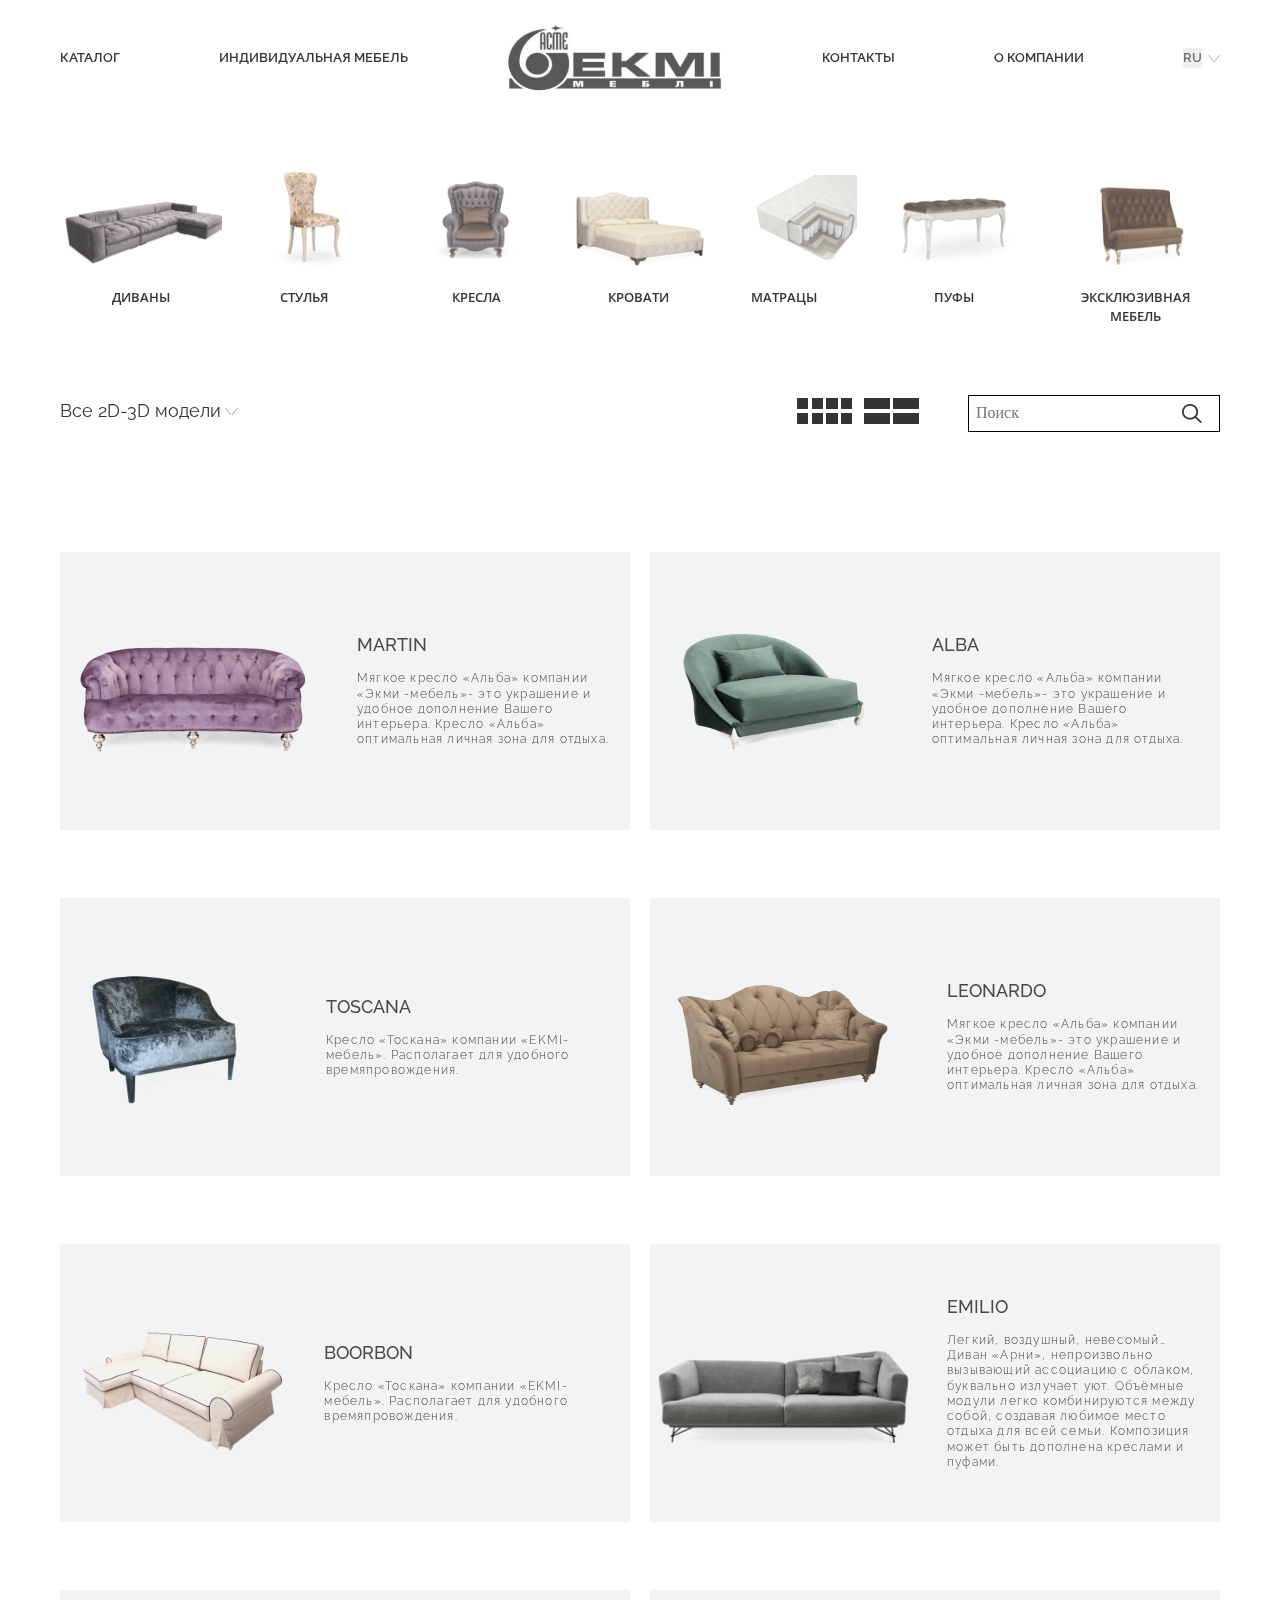
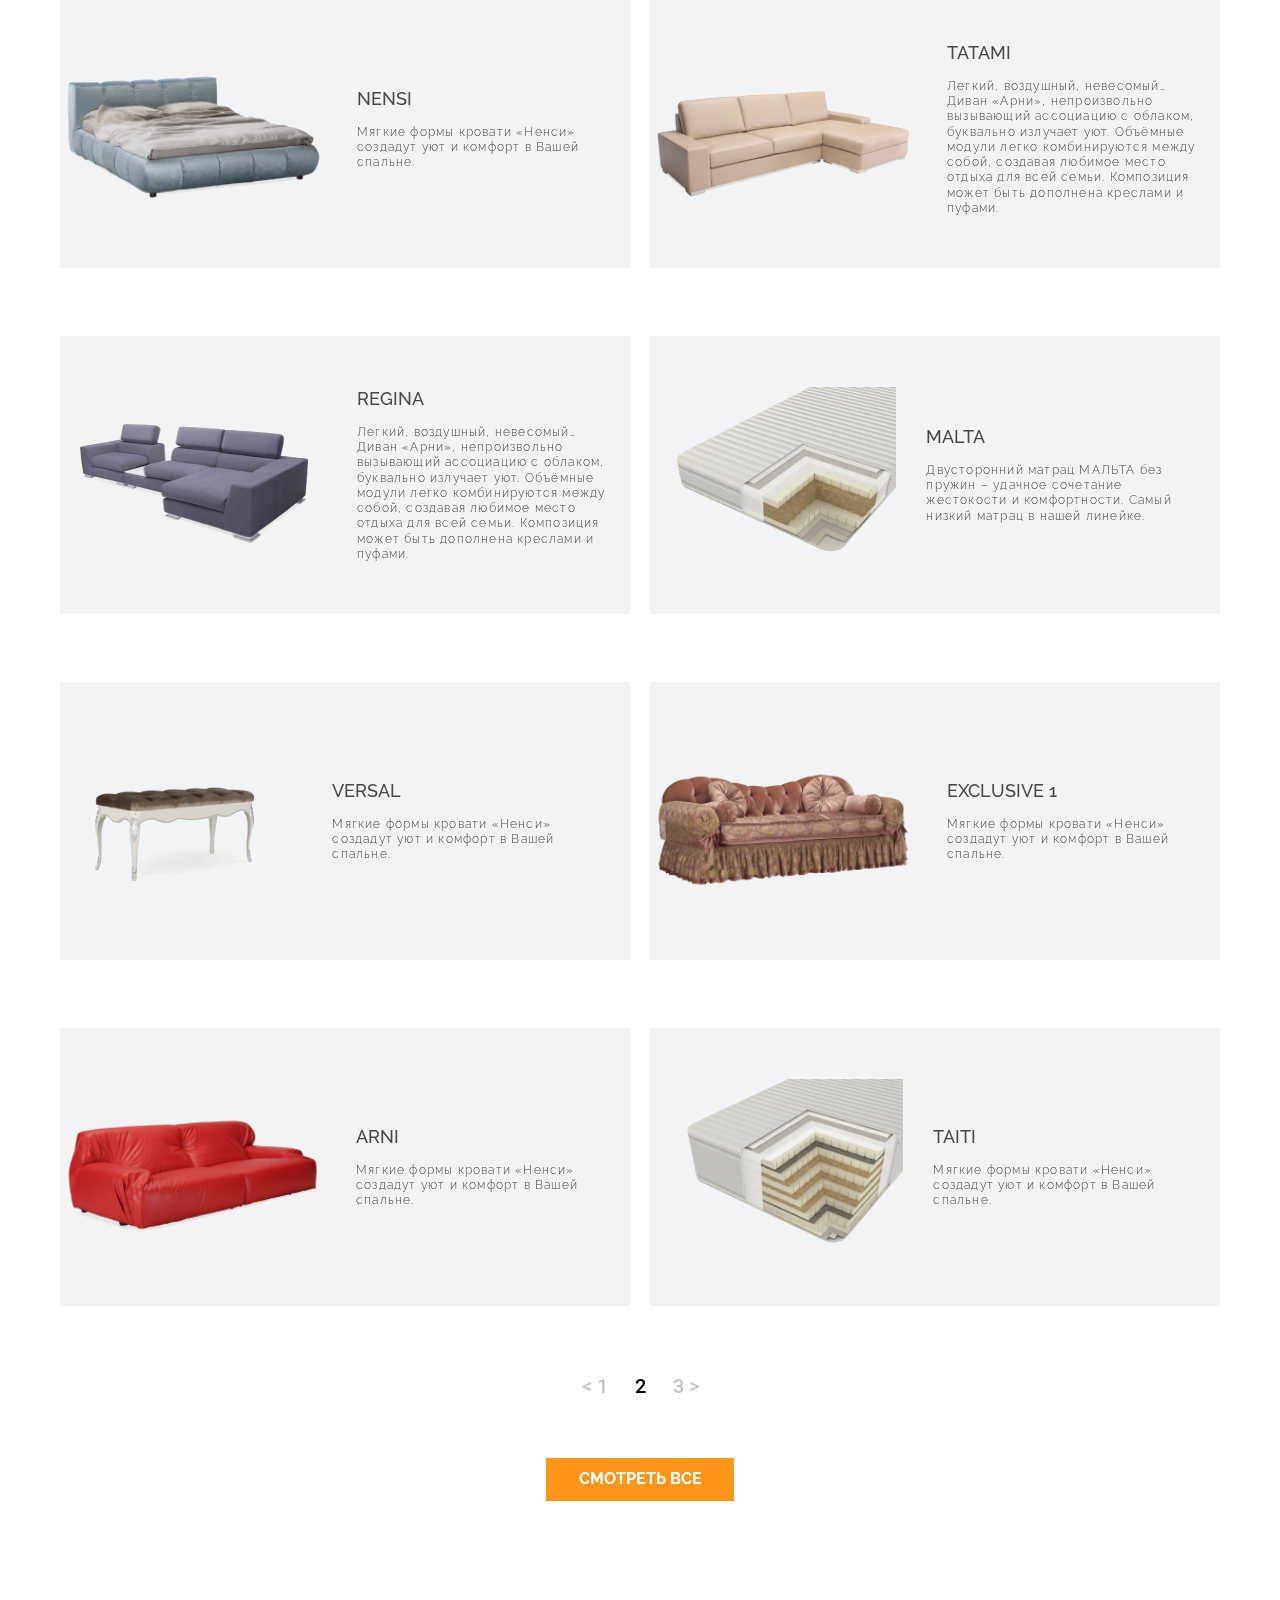
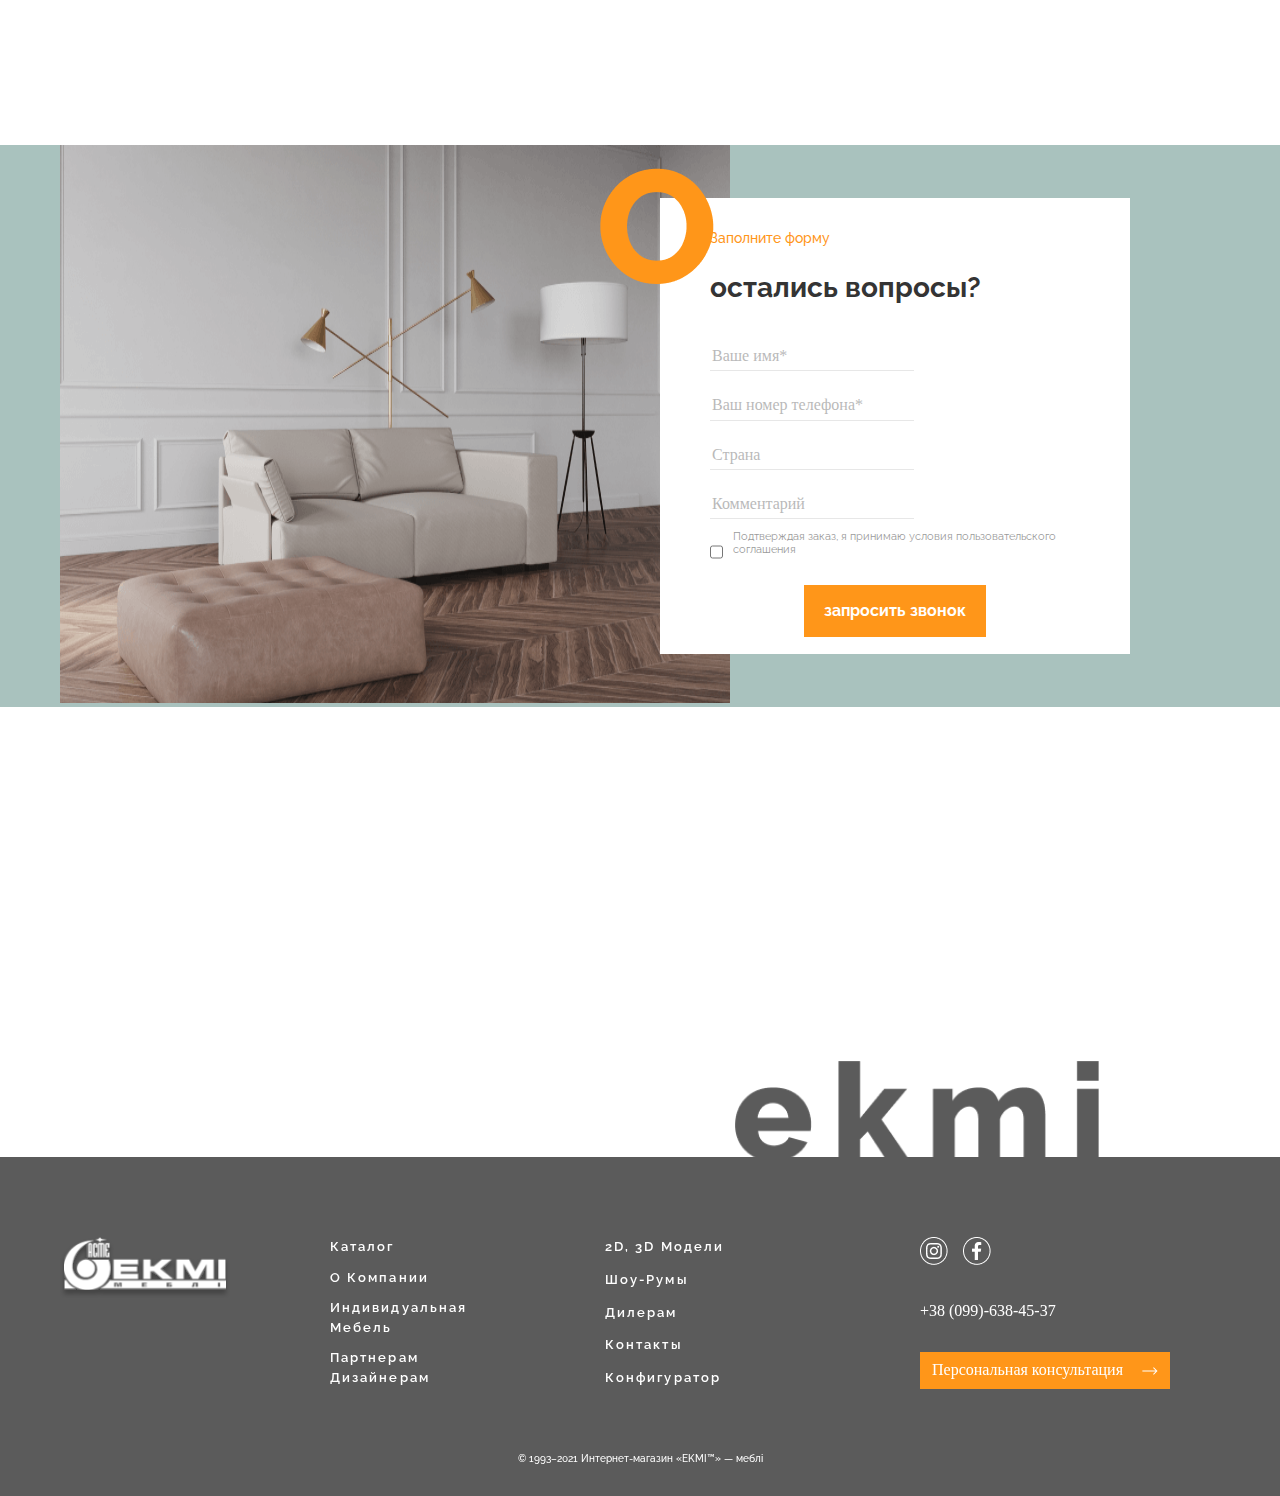
<file: index.html>
<!DOCTYPE html>
<html lang="RU">
<head>
  <meta charset="UTF-8">
  <meta http-equiv="X-UA-Compatible" content="IE=edge">
  <meta name="viewport" content="width=device-width, initial-scale=1.0">
  <title>month2_IMTIXON</title>
  <link rel="stylesheet" href="./css/main.css">
  <link rel="stylesheet" href="./scss/_fonts.scss">
</head>
<body>
  <header class="header">
    <div class="container">
      <ul class="header__list">
        <li class="header__item header__item-none">
          <a class="header__item__link" href="./index.html">
            Каталог
          </a>
        </li>
        <li class="header__item header__item-none">
          <a class="header__item__link" href="./index.html">
            Индивидуальная мебель
          </a>
        </li>
        <li class="header__item">
          <a class="header__logo-link" href="./index.html">
            <img class="header__logo" src="./img/header-logo.svg" width="216" height="66" alt="header logo">
          </a>
        </li>
        <li class="header__item header__item-none">
          <a class="header__item__link" href="./index.html">
            Контакты
          </a>
        </li>
        <li class="header__item header__item-none">
          <a class="header__item__link" href="./index.html">
            О компании
          </a>
        </li>
        <li class="header__item header__item1">
          <a class="header__item__tel" href="./index.html">
            <img class="header__item__tel--number" src="./img/tel.png" alt="telephone">
            <span class="header__item__tel--span">+38 (099)-638-45-37</span>
          </a>
        </li>
        <li class="header__item">
          <div class="header__item__lang">
            <select class="header__item__lang--select">
              <option class="header__item__lang--option">
                RU
              </option>
            </select>
          </div>
        </li>
        <li class="header__item header__item1">
          <button class="header__burger">
            <img class="header__burger-img" src="./img/burger.png" alt="hamburger">
          </button>
        </li>
      </ul>
      <div class="header__nav">
        <ul class="header__nav__list">
          <li class="header__nav__item">
            <a class="header__nav__item--link" href="./index.html">
              <img  class="header__nav__item--img" src="./img/hero-divan.png" alt="divan">
              <h3 class="header__nav__item--heading">Диваны</h3>
            </a>
          </li>
          
          <li class="header__nav__item">
            <a class="header__nav__item--link" href="./index.html">
              <img  class="header__nav__item--img" src="./img/hero-stul.png" alt="stul">
              <h3 class="header__nav__item--heading">Стулья </h3>
            </a>
          </li>
          
          <li class="header__nav__item">
            <a class="header__nav__item--link" href="./index.html">
              <img  class="header__nav__item--img" src="./img/hero-sreslo.png" alt="kreslo">
              <h3 class="header__nav__item--heading">Кресла </h3>
            </a>
          </li>
          
          <li class="header__nav__item">
            <a class="header__nav__item--link" href="./index.html">
              <img  class="header__nav__item--img" src="./img/hero-kravat.png" alt="kravat">
              <h3 class="header__nav__item--heading">Кровати</h3>
            </a>
          </li>
          
          <li class="header__nav__item">
            <a class="header__nav__item--link" href="./index.html">
              <img  class="header__nav__item--img" src="./img/hero-matritsa.png" alt="matritsa">
              <h3 class="header__nav__item--heading">Матрацы</h3>
            </a>
          </li>
          
          <li class="header__nav__item">
            <a class="header__nav__item--link" href="./index.html">
              <img  class="header__nav__item--img" src="./img/hero-puf.png" alt="puf">
              <h3 class="header__nav__item--heading">пуфы</h3>
            </a>
          </li>
          
          <li class="header__nav__item">
            <a class="header__nav__item--link" href="./index.html">
              <img  class="header__nav__item--img" src="./img/hero-exclusive-mebel.png" alt="exclusive mebel">
              <h3 class="header__nav__item--heading header__nav__item--heading__large">Эксклюзивная мебель</h3>
            </a>
          </li>
        </ul>
      </div>

      <div class="header__desktop">
        <ul class="header__desktop__list">
          <li class="header__desktop__item">Каталог</li>
          <li class="header__desktop__item">Диваны</li>
          <li class="header__desktop__item">Кресла</li>
          <li class="header__desktop__item">Стулья</li>
          <li class="header__desktop__item">Кровати</li>
          <li class="header__desktop__item">Матрацы</li>
          <li class="header__desktop__item">Пуфы</li>
          <li class="header__desktop__item">Эксклюзивная мебель</li>
          <li class="header__desktop__item">2D-3D модели</li>
          <li class="header__desktop__item">Индивидуальная мебель</li>
          <li class="header__desktop__item">2D-3D модели</li>
          <li class="header__desktop__item">Шоу-рум</li>
          <li class="header__desktop__item">СТРАНИЦА ПАРТНЕРОВ ДИЗАЙНЕРОВ</li>
          <li class="header__desktop__item">Дилерам</li>
          <li class="header__desktop__item">Контакты</li>
          <li class="header__desktop__item">Каталог</li>
        </ul>
        <button class="header__close-btn">
          <img class="header__close-img" src="./img/close-btn.png" alt="close button">
        </button>
      </div>
      
      
      <div class="header-bottom">
        <ul class="header-bottom__list">
          <li class="header-bottom__item header-bottom__item1">
            <div class="header-bottom__model">
              <select class="header-bottom__select">
                <option class="header-bottom__option">
                  Все 2D-3D модели
                </option>
              </select>
            </div>
            <button class="header-bottom__button-mini">
              <img class="header-bottom__img" width="10" height="10" src="./img/rectangle-mobile.png" alt="bu yerda togri tortburchak korinishidagi button bor">
              <img class="header-bottom__img" width="10" height="10" src="./img/rectangle-mobile.png" alt="bu yerda togri tortburchak korinishidagi button bor">
            </button>
            <div class="header-bottom__button-mini3">
              <img class="header-bottom__img" width="10" height="10" src="./img/rectangle-mobile.png" alt="bu yerda togri tortburchak korinishidagi button bor">
            </div>
          </li>
          
          <li class="header-bottom__item">
            <div class="header-bottom__right-section">
              <button class="header-bottom__button">
                <img width="55" height="26" class="header-bottom__img" src="./img/header-bottom-left-section.png" alt="sectionni yoyilgan korinishga kelitirish uchun foydalaniladigan button">
              </button>
              <button class="header-bottom__button">
                <img width="55" height="26" class="header-bottom__img" src="./img/header-bottom-right-section.png" alt="sectionni kattalashrish uchun foydalaniladigan button">
              </button>
              
              <form class="header-bottom__form" action="https://echo.htmlacademy.ru">
                <input class="header-bottom__input" type="text" placeholder="Поиск">
                <button class="header-bottom__search">
                  <img class="header-bottom__search-img" src="./img/search.png" width="20" height="19" alt="search">
                </button>
              </form>
            </div>
          </li>
        </ul>
      </div>
    </div>
  </header>
  
  <section class="product">
    <div class="container">
      <div class="product__left">
        <div class="product__left-wrapper">
          <img class="product__left--img" src="./img/martin.png" alt="martin img">
          <div class="product__left-section">
            <h3 class="product__left--heading">Martin</h3>
            <p class="product__left--text">Мягкое кресло «Альба» компании «Экми -мебель»- это украшение и удобное дополнение Вашего интерьера. Кресло «Альба» оптимальная личная зона для отдыха.</p>
            
          </div>
        </div>
        
        <div class="product__left-wrapper">
          <img class="product__left--img" src="./img/alba.png" alt="alba img">
          <div class="product__left-section">
            <h3 class="product__left--heading">Alba</h3>
            <p class="product__left--text">Мягкое кресло «Альба» компании «Экми -мебель»- это украшение и удобное дополнение Вашего интерьера. Кресло «Альба» оптимальная личная зона для отдыха.</p>
          </div>
        </div>
        
        <div class="product__left-wrapper">
          <img class="product__left--img" src="./img/toscana.png" alt="toskana img">
          <div class="product__left-section">
            <h3 class="product__left--heading">Toscana</h3>
            <p class="product__left--text">Кресло «Тоскана» компании «EKMI-мебель». Располагает для удобного времяпровождения.</p>
          </div>
        </div>
        
        <div class="product__left-wrapper">
          <img class="product__left--img" src="./img/leonardo.png" alt="martin img">
          <div class="product__left-section">
            <h3 class="product__left--heading">Leonardo</h3>
            <p class="product__left--text">Мягкое кресло «Альба» компании «Экми -мебель»- это украшение и удобное дополнение Вашего интерьера. Кресло «Альба» оптимальная личная зона для отдыха.</p>
          </div>
        </div>
        
        <div class="product__left-wrapper">
          <img class="product__left--img" src="./img/boorbon.png" width="270" height="206" alt="martin img">
          <div class="product__left-section">
            <h3 class="product__left--heading">Boorbon</h3>
            <p class="product__left--text">Кресло «Тоскана» компании «EKMI-мебель». Располагает для удобного времяпровождения.</p>
          </div>
        </div>
        
        <div class="product__left-wrapper">
          <img class="product__left--img" src="./img/emilio.png" width="270" height="206" alt="martin img">
          <div class="product__left-section">
            <h3 class="product__left--heading">Emilio</h3>
            <p class="product__left--text">Легкий, воздушный, невесомый… Диван «Арни», непроизвольно вызывающий ассоциацию с облаком,  буквально излучает уют. Объёмные  модули легко комбинируются между собой, создавая любимое место отдыха для всей семьи. Композиция может быть дополнена креслами и пуфами.</p>
          </div>
        </div>
        
        <div class="product__left-wrapper">
          <img class="product__left--img" src="./img/nensi.png" width="270" height="206" alt="martin img">
          <div class="product__left-section">
            <h3 class="product__left--heading">Nensi</h3>
            <p class="product__left--text">Мягкие формы кровати «Ненси» создадут уют и комфорт в Вашей спальне.</p>
          </div>
        </div>
        <div class="product__left-wrapper">
          <img class="product__left--img" src="./img/tatami.png" width="270" height="206" alt="martin img">
          <div class="product__left-section">
            <h3 class="product__left--heading">Tatami</h3>
            <p class="product__left--text">Легкий, воздушный, невесомый… Диван «Арни», непроизвольно вызывающий ассоциацию с облаком,  буквально излучает уют. Объёмные  модули легко комбинируются между собой, создавая любимое место отдыха для всей семьи. Композиция может быть дополнена креслами и пуфами.</p>
          </div>
        </div>
        
        <div class="product__left-wrapper">
          <img class="product__left--img" src="./img/regina.png" width="270" height="206" alt="martin img">
          <div class="product__left-section">
            <h3 class="product__left--heading">Regina</h3>
            <p class="product__left--text">Легкий, воздушный, невесомый… Диван «Арни», непроизвольно вызывающий ассоциацию с облаком,  буквально излучает уют. Объёмные  модули легко комбинируются между собой, создавая любимое место отдыха для всей семьи. Композиция может быть дополнена креслами и пуфами.</p>
          </div>
        </div>
        
        <div class="product__left-wrapper">
          <img class="product__left--img" src="./img/malta.png" width="270" height="206" alt="martin img">
          <div class="product__left-section">
            <h3 class="product__left--heading">Malta</h3>
            <p class="product__left--text">Двусторонний матрац МАЛЬТА без пружин – удачное сочетание жестокости и комфортности. Самый низкий матрац в нашей линейке.</p>
          </div>
        </div>
        
        <div class="product__left-wrapper">
          <img class="product__left--img" src="./img/versal.png" width="270" height="206" alt="martin img">
          <div class="product__left-section">
            <h3 class="product__left--heading">Versal</h3>
            <p class="product__left--text">Мягкие формы кровати «Ненси» создадут уют и комфорт в Вашей спальне.</p>
          </div>
        </div>
        
        <div class="product__left-wrapper">
          <img class="product__left--img" src="./img/exclusive1.png" width="270" height="206" alt="martin img">
          <div class="product__left-section">
            <h3 class="product__left--heading">Exclusive 1</h3>
            <p class="product__left--text">Мягкие формы кровати «Ненси» создадут уют и комфорт в Вашей спальне.</p>
          </div>
        </div>
        
        <div class="product__left-wrapper">
          <img class="product__left--img" src="./img/arni.png" width="270" height="206" alt="martin img">
          <div class="product__left-section">
            <h3 class="product__left--heading">Arni</h3>
            <p class="product__left--text">Мягкие формы кровати «Ненси» создадут уют и комфорт в Вашей спальне.</p>
          </div>
        </div>
        
        <div class="product__left-wrapper">
          <img class="product__left--img" src="./img/taiti.png" width="267" height="197" alt="martin img">
          <div class="product__left-section">
            <h3 class="product__left--heading">Taiti</h3>
            <p class="product__left--text">Мягкие формы кровати «Ненси» создадут уют и комфорт в Вашей спальне.</p>
          </div>
        </div>
      </div>
      <div class="product__button-number">
        <button class="product__number product__number--blur">
          1
        </button>
        
        <button class="product__number product__number--blur">
          2
        </button>
        
        <button class="product__number product__number--blur">
          3
        </button>
      </div>
      
      <a href="./single.html" class="product__link">смотреть все</a>
    </div>
  </section>
  
  <div class="question">
    <div class="container">
      <div class="question__wrapper">
        <div class="question__img--section">
          <img class="question__img" src="./img/question-img.png" width="670" height="476" alt="bu yerda shinam bir honaningrasmi bor edi">
        </div>
        <div class="question__section">
          <img class="question__section__circle" src="./img/circle.png" alt="">
          <span class="question__section__span">Заполните форму</span>
          <h2 class="question__section__heading">остались вопросы?</h2>
          
          <form class="question__section__form" action="https://echo.htmlacademy.ru">
            <input class="question__section__input" type="text" placeholder="Ваше имя*">
            <input class="question__section__input" type="number" placeholder="Ваш номер телефона*">
            <input class="question__section__input" type="text" placeholder="Страна">
            <input class="question__section__input" type="text" placeholder="Комментарий">
            
            <div class="question__section__check">
              <input class="question__section__checkbox" type="checkbox">
              <p class="question__section__text">Подтверждая заказ, я принимаю условия пользовательского соглашения</p>
            </div>
            <button class="question__section__button">запросить звонок</button>
          </form>
        </div>
      </div>
    </div><!--end of container-->
  </div><!--end of Question-->
  
  <footer class="footer">
    <div class="container footer__container">
      <div class="footer__section">
        <div class="footer__logo-section">
          <a class="footer__logo-link" href="./index.html">
            <img class="footer__logo" src="./img/footer-logo.svg" alt="footer logo">
          </a>
        </div>
  
        <ul class="footer__list">
          <li class="footer__item">
            <a class="footer__link" href="./index.html">Каталог</a>
          </li>
  
          <li class="footer__item">
            <a class="footer__link" href="./index.html">о компании</a>
          </li>
  
          <li class="footer__item">
            <a class="footer__link" href="./index.html">Индивидуальная мебель</a>
          </li>
  
          <li class="footer__item">
            <a class="footer__link" href="./index.html">Партнерам дизайнерам</a>
          </li>
  
          <li class="footer__item footer__item1">
            <a class="footer__link" href="./index.html">2D, 3D модели</a>
          </li>
  
          <li class="footer__item footer__item1">
            <a class="footer__link" href="./index.html">Шоу-румы</a>
          </li>
  
          <li class="footer__item footer__item1">
            <a class="footer__link" href="./index.html">Дилерам</a>
          </li>
  
          <li class="footer__item footer__item1">
            <a class="footer__link" href="./index.html">Контакты</a>
          </li>
  
          <li class="footer__item footer__item1">
            <a class="footer__link" href="./index.html">Конфигуратор</a>
          </li>
        </ul>

        <ul class="footer__right--list">
          <li class="footer__right--item">
            <a class="footer__right--item__link1" href="./index.html">
              <img src="./img/insta.png" alt="instagram">
            </a>
            <a class="footer__right--item__link" href="./index.html">
              <img src="./img/fb.png" alt="facebook">
            </a>
          </li>
          <li class="footer__right--item">
            <a class="footer__right--item__number" href="./index.html">+38 (099)-638-45-37</a>
          </li>
          <li class="footer__right--item">
            <button class="footer__right--item__button">Персональная консультация
              <img class="footer__right--item__img" src="./img/footer-arrow.png" alt="arrow">
            </button>
          </li>
        </ul>
        
      </div>
      <p class="footer__copyright">© 1993–2021 Интернет-магазин «EKMI™» — меблі</p>
    </div>
  </footer>
  <script src="./js/main.js" defer></script>
</body>
</html>
</file>
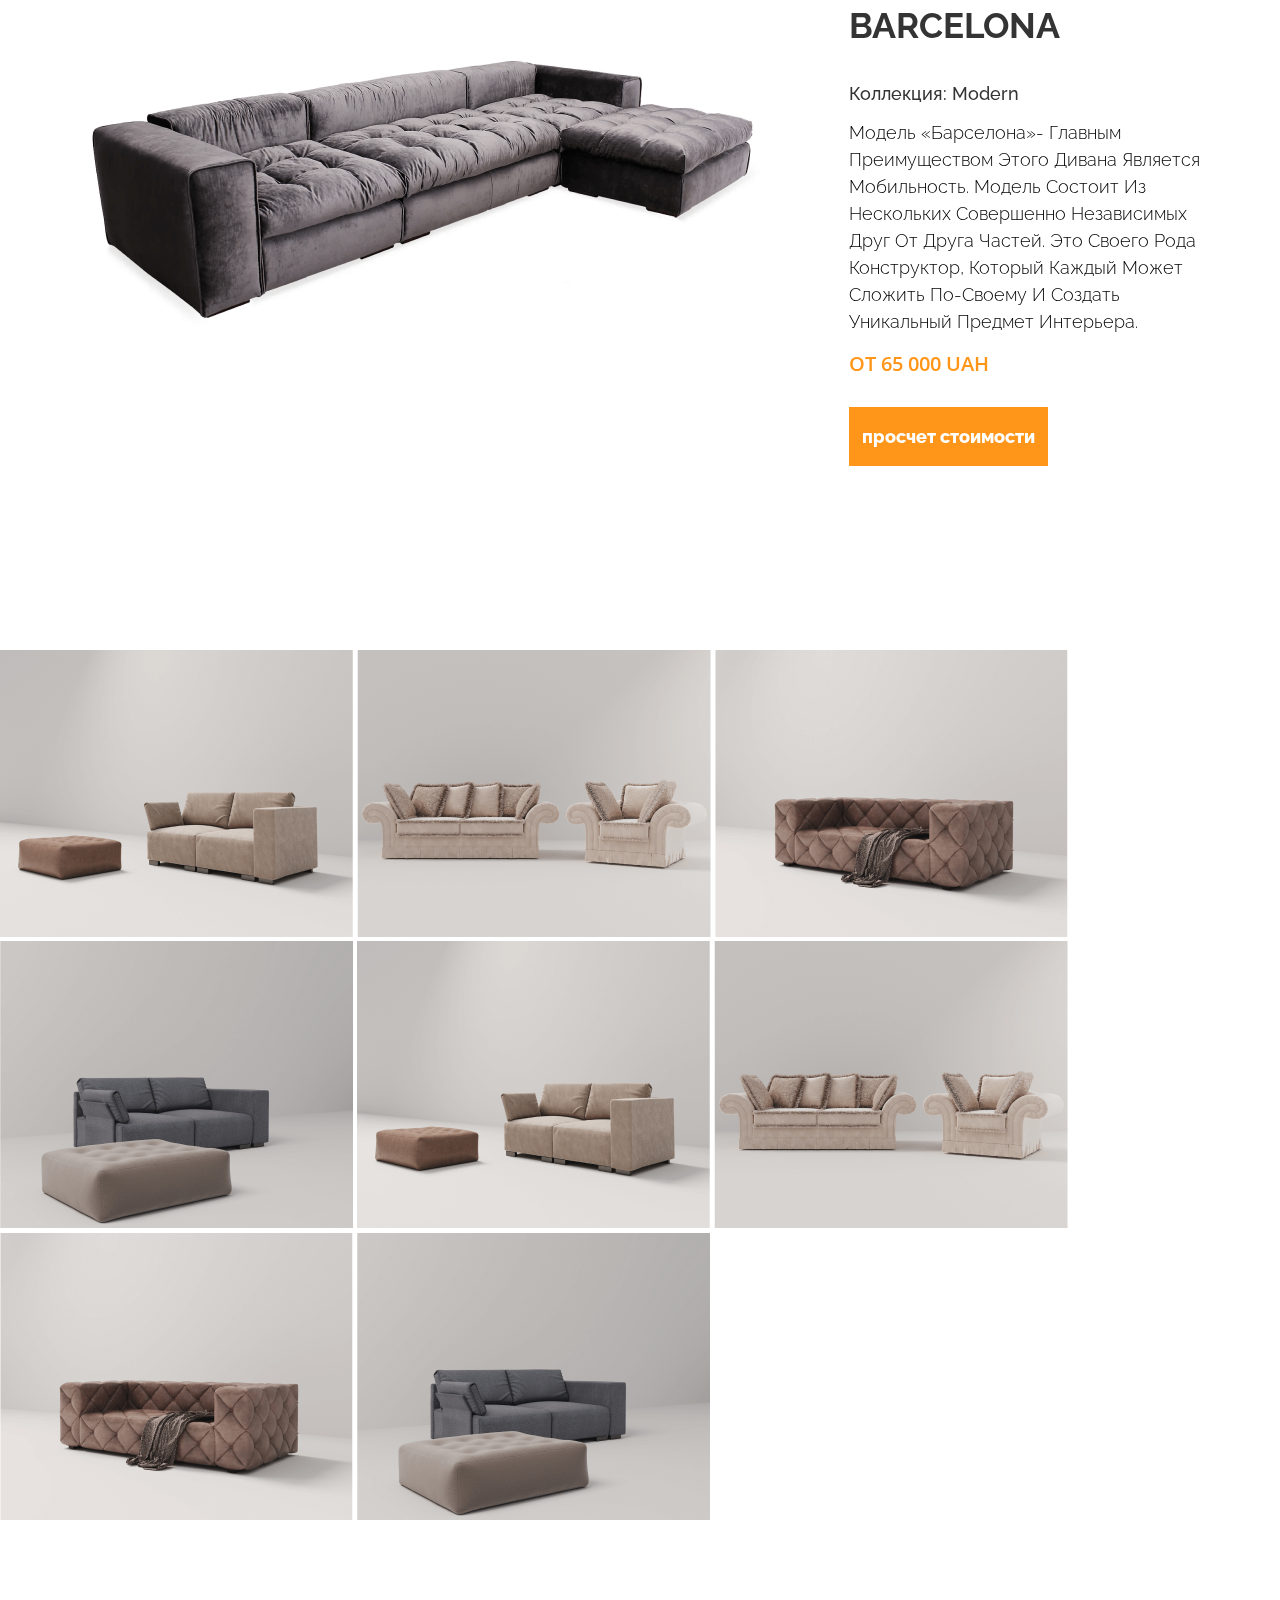
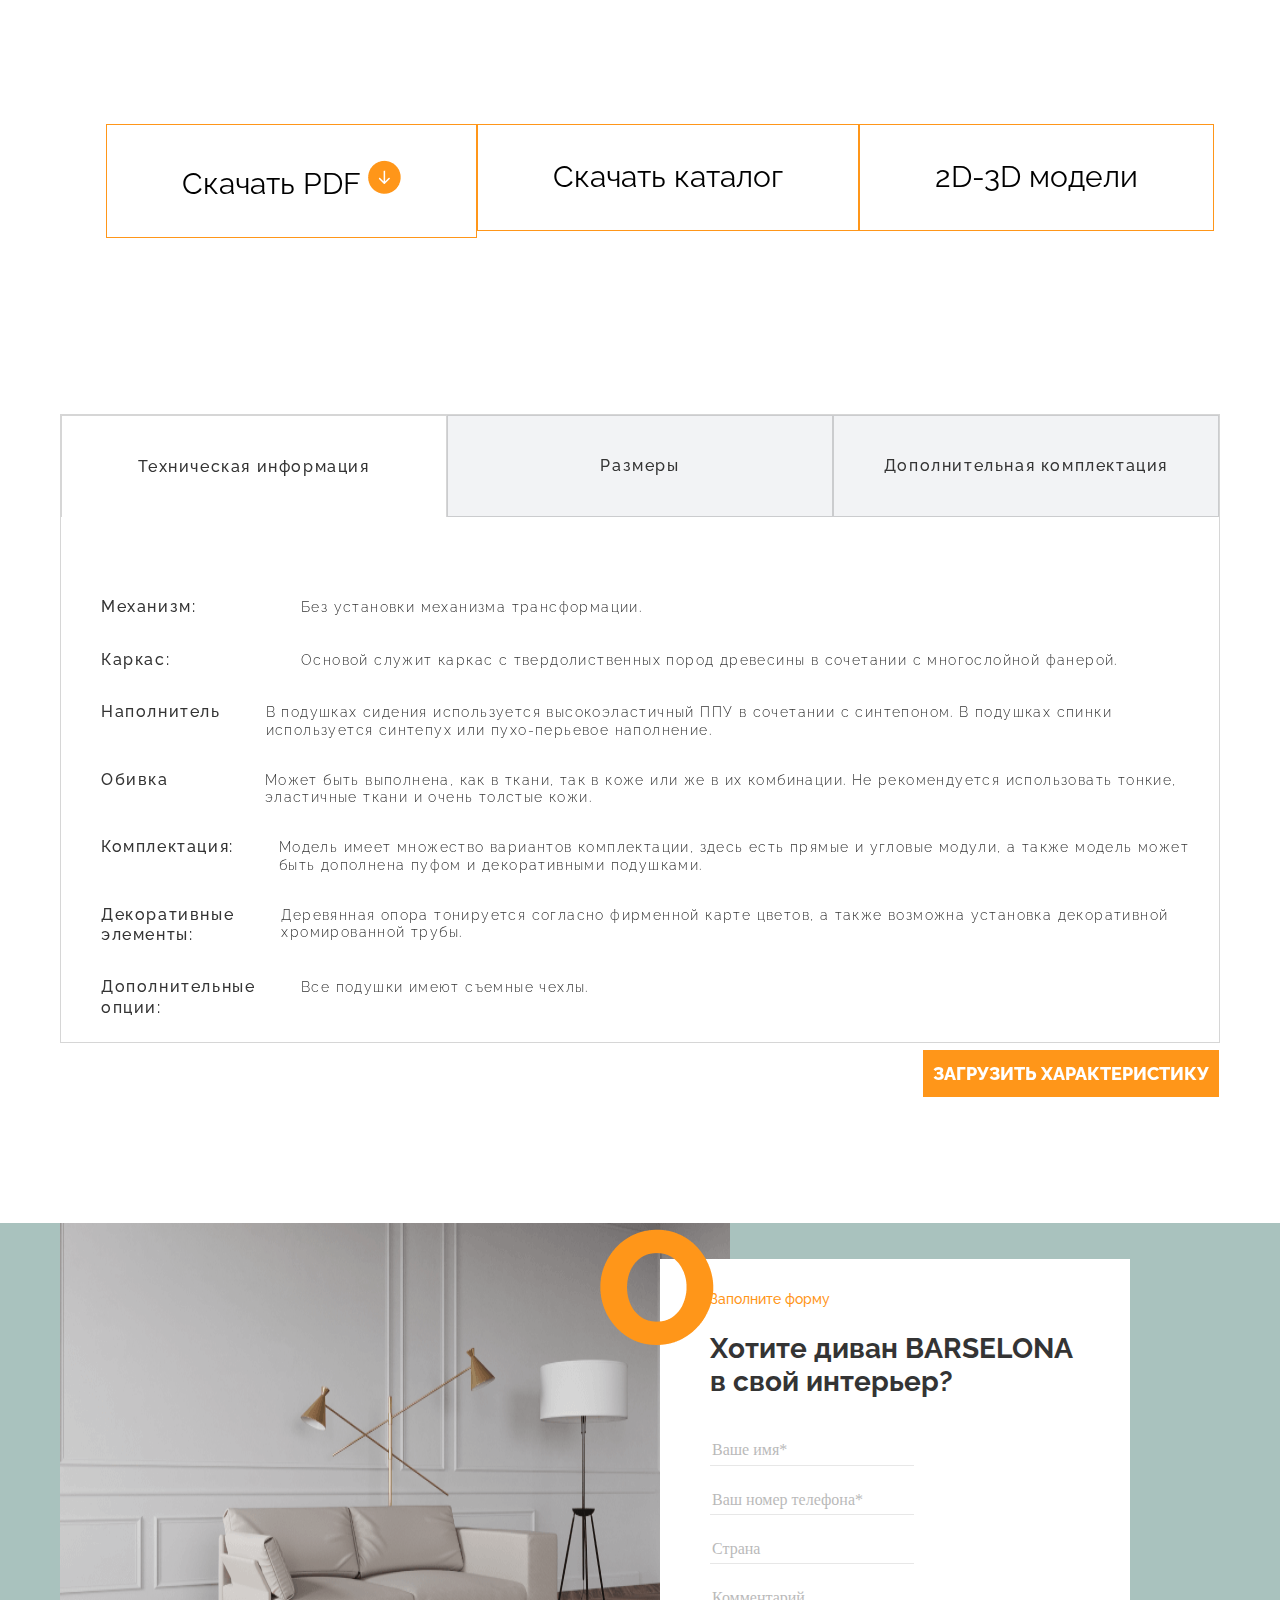
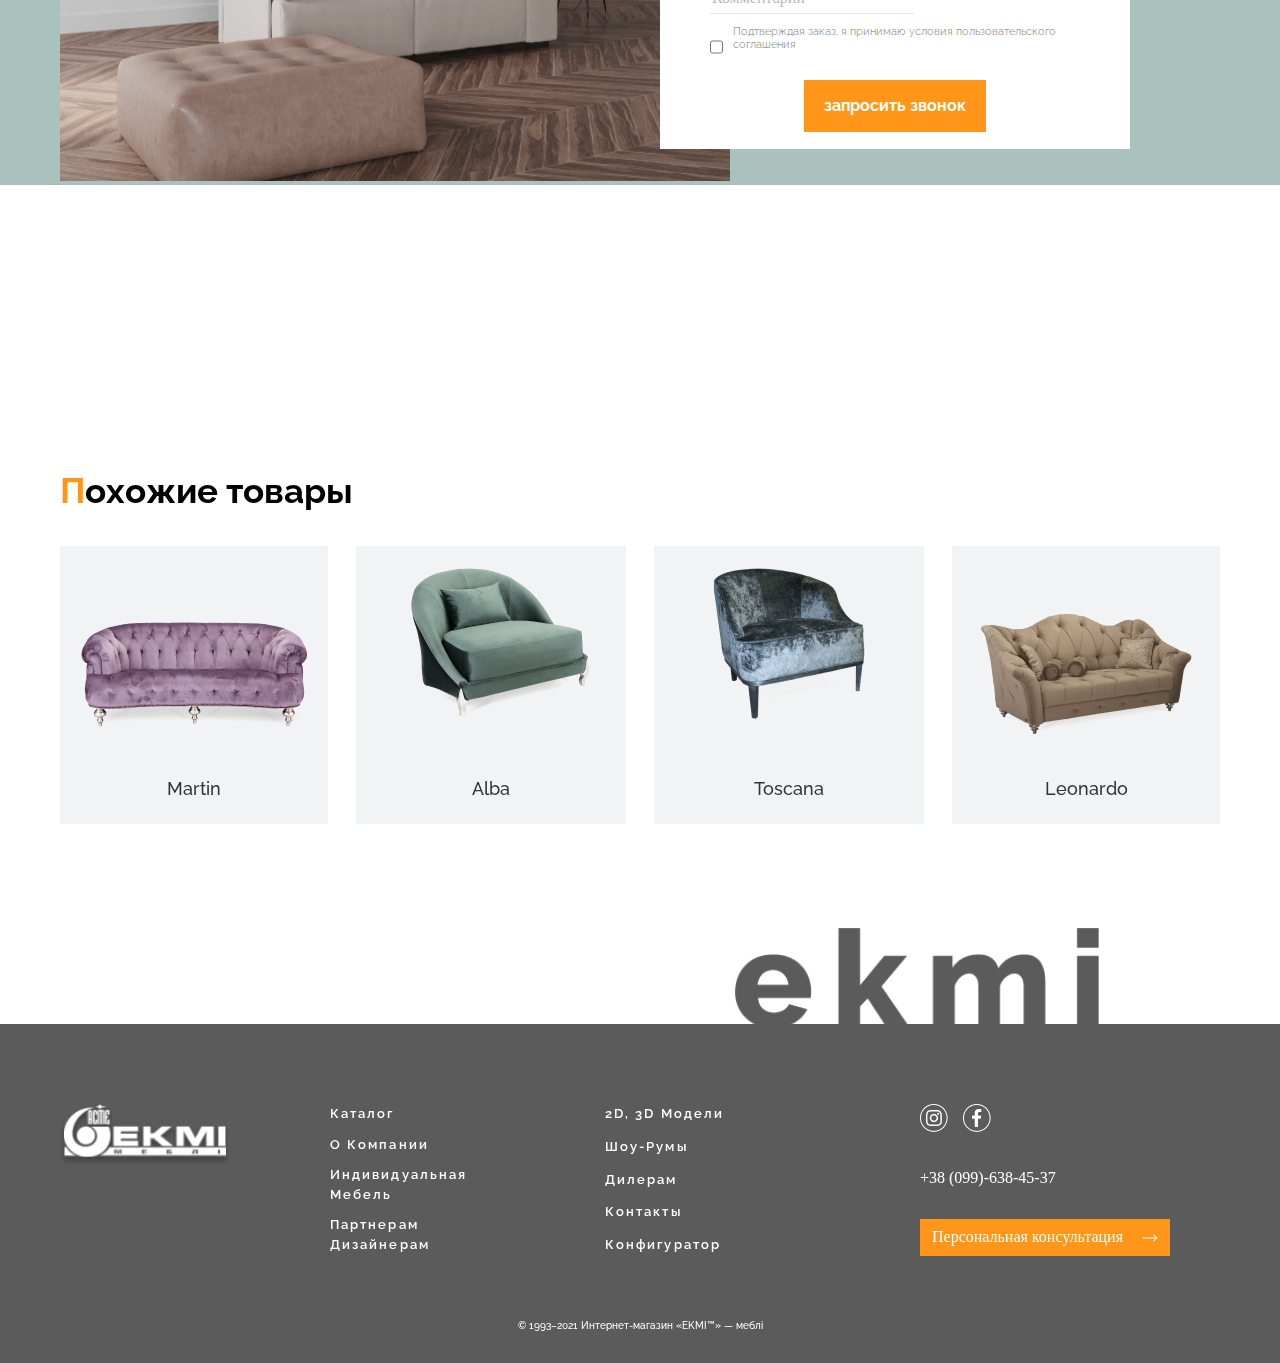
<file: single.html>
<!DOCTYPE html>
<html lang="en">
<head>
    <meta charset="UTF-8">
    <meta http-equiv="X-UA-Compatible" content="IE=edge">
    <meta name="viewport" content="width=device-width, initial-scale=1.0">
    <title>IMTIHON</title>
    <link rel="stylesheet" href="./css/main.css">
    <link rel="stylesheet" href="./scss/_fonts.scss">
</head>
<body>
    <header class="header">
        <div class="container">
            <div class="header__desktop">
                <ul class="header__list">
                    <li class="header__item header__item-none">
                        <a class="header__item__link" href="./index.html">
                            Каталог
                        </a>
                    </li>
                    <li class="header__item header__item-none">
                        <a class="header__item__link" href="./index.html">
                            Индивидуальная мебель
                        </a>
                    </li>
                    <li class="header__item header__item-none">
                        <a class="header__item__link" href="./index.html">
                            Контакты
                        </a>
                    </li>
                    <li class="header__item">
                        <a class="header__logo-link" href="./index.html">
                            <img class="header__logo" src="./img/header-logo.svg" width="216" height="66" alt="header logo">
                        </a>
                    </li>
                    <li class="header__item header__item-none">
                        <a class="header__item__link" href="./index.html">
                            О компании
                        </a>
                    </li>
                    <li class="header__item header__item1">
                        <a class="header__item__tel" href="./index.html">
                            <img class="header__item__tel--number" src="./img/tel.png" alt="telephone">
                            <span class="header__item__tel--span">+38 (099)-638-45-37</span>
                        </a>
                    </li>
                    <li class="header__item">
                        <div class="header__item__lang">
                            <select class="header__item__lang--select">
                                <option class="header__item__lang--option">
                                    RU
                                </option>
                            </select>
                        </div>
                    </li>
                    <li class="header__item header__item1">
                        <img class="header__burger" src="./img/burger.png" alt="hamburger">
                    </li>
                </ul>
            </div>
        </div>
    </header>
    
    <div class="barca">
        <div class="container">
            <div class="barca__section">
                <img class="barca__img" src="./img/barca-img.png" width="732" height="380" alt="bu yerda kulrangdagi divanning rasmi bor">
                <div class="barca__section__right">
                    <h2 class="barca__section__heading">Barcelona</h2>
                    <span class="barca__section__heading--small">Коллекция: Modern</span>
                    <p class="barca__section__text">Модель «Барселона»- главным преимуществом этого дивана является мобильность. Модель состоит из нескольких совершенно независимых друг от друга частей. Это своего рода конструктор, который каждый может сложить по-своему и создать уникальный предмет интерьера.</p>
                    <span class="barca__section__price">от 65 000 uah</span>
                    <button class="barca__section__button">просчет стоимости</button>
                </div>
            </div>
        </div>
    </div><!-- end of barca-->
    
    <div class="cards">
        <div class="huje-container">
            <img class="cards__img" src="./img/cards1.png" alt="bu yerda kreslo va otirish uchun moljallangan stul bor">
            <img class="cards__img" src="./img/cards2.png" alt="bu yerda 2ta kresloni rasmi bor">
            <img class="cards__img" src="./img/cards3.png" alt="bu yerda kresloni rasmi bor">
            <img class="cards__img" src="./img/cards4.png" alt="bu yerda kreslo va otirish uchun moljallangan stul bor">
            <img class="cards__img" src="./img/cards1.png" alt="bu yerda kreslo va otirish uchun moljallangan stul bor">
            <img class="cards__img" src="./img/cards2.png" alt="bu yerda 2ta kresloni rasmi bor">
            <img class="cards__img" src="./img/cards3.png" alt="bu yerda kresloni rasmi bor">
            <img class="cards__img" src="./img/cards4.png" alt="bu yerda kreslo va otirish uchun moljallangan stul bor">
        </div>
    </div> <!--end of cards-->
    
    <div class="download">
        <div class="container">
            <div class="download__section">
                <ul class="download__list">
                    <li class="download__item">
                        <button class="download__button">
                            Скачать PDF
                            <img class="download__img" src="./img/download-arrow.png" alt="arrow">
                        </button>
                    </li>
                    <li class="download__item">
                        <button class="download__button">
                            Скачать каталог
                        </button>
                    </li>
                    <li class="download__item">
                        <button class="download__button">
                            2D-3D модели
                        </button>
                    </li>
                </ul>
            </div>
        </div>
    </div>
    
    <div class="hero">
        <div class="container hero-container">
            <div class="hero__section">
                <div class="hero__top">
                    <button class="hero__top__button hero__top__button--active">
                        Техническая информация
                    </button>
                    <button class="hero__top__button">
                        Размеры 
                    </button>
                    <button class="hero__top__button">
                        Дополнительная комплектация
                    </button>
                </div>
                <div class="hero__bottom">
                    <ul class="hero__list">
                        <li class="hero__item">
                            <h3 class="hero__item__heading">Механизм:</h3>
                            <p class="hero__item__text">Без установки механизма трансформации.</p>
                        </li>
                        
                        <li class="hero__item">
                            <h3 class="hero__item__heading">Каркас:</h3>
                            <p class="hero__item__text">Основой служит каркас с твердолиственных пород древесины в сочетании с  многослойной фанерой.</p>
                        </li>
                        
                        <li class="hero__item">
                            <h3 class="hero__item__heading">Наполнитель</h3>
                            <p class="hero__item__text">В подушках сидения используется высокоэластичный ППУ в сочетании с синтепоном. В подушках спинки используется синтепух или пухо-перьевое наполнение.</p>
                        </li>
                        
                        <li class="hero__item">
                            <h3 class="hero__item__heading">Обивка</h3>
                            <p class="hero__item__text">Может быть выполнена, как в ткани, так в коже или же в их комбинации. Не рекомендуется использовать тонкие, эластичные ткани и очень толстые кожи.</p>
                        </li>
                        
                        <li class="hero__item">
                            <h3 class="hero__item__heading">Комплектация:</h3>
                            <p class="hero__item__text">Модель имеет множество вариантов комплектации, здесь есть прямые и угловые модули, а также модель может  быть дополнена пуфом и декоративными подушками.</p>
                        </li>
                        
                        <li class="hero__item">
                            <h3 class="hero__item__heading">Декоративные элементы: </h3>
                            <p class="hero__item__text">Деревянная опора тонируется согласно фирменной карте цветов, а также возможна установка декоративной хромированной трубы.</p>
                        </li>
                        
                        <li class="hero__item">
                            <h3 class="hero__item__heading">Дополнительные опции: </h3>
                            <p class="hero__item__text">Все подушки имеют съемные чехлы.</p>
                        </li>
                    </ul>
                </div>
                <button class="hero__bottom__button">
                    загрузить характеристику
                </button>
            </div>
        </div>
    </div><!--end of hero-->
    
    <div class="question">
        <div class="container">
            <div class="question__wrapper">
                <div class="question__img--section">
                    <img class="question__img" src="./img/question-img.png" width="670" height="476" alt="bu yerda shinam bir honaningrasmi bor edi">
                </div>
                <div class="question__section">
                    <img class="question__section__circle" src="./img/circle.png" alt="">
                    <span class="question__section__span">Заполните форму</span>
                    <h2 class="question__section__heading">Хотите диван BARSELONA в свой интерьер?</h2>
                    
                    <form class="question__section__form" action="https://echo.htmlacademy.ru">
                        <input class="question__section__input" type="text" placeholder="Ваше имя*">
                        <input class="question__section__input" type="number" placeholder="Ваш номер телефона*">
                        <input class="question__section__input" type="text" placeholder="Страна">
                        <input class="question__section__input" type="text" placeholder="Комментарий">
                        
                        <div class="question__section__check">
                            <input class="question__section__checkbox" type="checkbox">
                            <p class="question__section__text">Подтверждая заказ, я принимаю условия пользовательского соглашения</p>
                        </div>
                        <button class="question__section__button">запросить звонок</button>
                    </form>
                </div>
            </div>
        </div><!--end of container-->
    </div><!--end of Question-->

    <div class="goods">
        <div class="container">
            <h3 class="goods__heading"><span class="goods__heading__span">П</span>охожие товары</h3>
    
            <ul class="goods__list">
                <li class="goods__item">
                    <h4 class="goods__item__heading goods__item__heading1">Martin</h4>
                    <img src="./img/goods1.png" alt="bu yerda divanni rasmi bor" class="goods__item__img">
                </li>
    
                <li class="goods__item">
                    <h4 class="goods__item__heading">Alba</h4>
                    <img src="./img/goods2.png" alt="bu yerda divanni rasmi bor" class="goods__item__img">
                </li>
    
                <li class="goods__item">
                    <h4 class="goods__item__heading">Toscana</h4>
                    <img src="./img/goods3.png" alt="bu yerda divanni rasmi bor" class="goods__item__img">
                </li>
    
                <li class="goods__item">
                    <h4 class="goods__item__heading goods__item__heading1">Leonardo</h4>
                    <img src="./img/goods4.png" alt="bu yerda divanni rasmi bor" class="goods__item__img">
                </li>
            </ul>
        </div>
    </div><!--end of goods-->

    <footer class="footer">
        <div class="container footer__container">
          <div class="footer__section">
            <div class="footer__logo-section">
              <a class="footer__logo-link" href="./index.html">
                <img class="footer__logo" src="./img/footer-logo.svg" alt="footer logo">
              </a>
            </div>
      
            <ul class="footer__list">
              <li class="footer__item">
                <a class="footer__link" href="./index.html">Каталог</a>
              </li>
      
              <li class="footer__item">
                <a class="footer__link" href="./index.html">о компании</a>
              </li>
      
              <li class="footer__item">
                <a class="footer__link" href="./index.html">Индивидуальная мебель</a>
              </li>
      
              <li class="footer__item">
                <a class="footer__link" href="./index.html">Партнерам дизайнерам</a>
              </li>
      
              <li class="footer__item footer__item1">
                <a class="footer__link" href="./index.html">2D, 3D модели</a>
              </li>
      
              <li class="footer__item footer__item1">
                <a class="footer__link" href="./index.html">Шоу-румы</a>
              </li>
      
              <li class="footer__item footer__item1">
                <a class="footer__link" href="./index.html">Дилерам</a>
              </li>
      
              <li class="footer__item footer__item1">
                <a class="footer__link" href="./index.html">Контакты</a>
              </li>
      
              <li class="footer__item footer__item1">
                <a class="footer__link" href="./index.html">Конфигуратор</a>
              </li>
            </ul>
    
            <ul class="footer__right--list">
              <li class="footer__right--item">
                <a class="footer__right--item__link1" href="./index.html">
                  <img src="./img/insta.png" alt="instagram">
                </a>
                <a class="footer__right--item__link" href="./index.html">
                  <img src="./img/fb.png" alt="facebook">
                </a>
              </li>
              <li class="footer__right--item">
                <a class="footer__right--item__number" href="./index.html">+38 (099)-638-45-37</a>
              </li>
              <li class="footer__right--item">
                <button class="footer__right--item__button">Персональная консультация
                  <img class="footer__right--item__img" src="./img/footer-arrow.png" alt="arrow">
                </button>
              </li>
            </ul>
            
          </div>
          <p class="footer__copyright">© 1993–2021 Интернет-магазин «EKMI™» — меблі</p>
        </div>
      </footer>
</body>
</html>
</file>
<file: css/main.css>
/*! normalize.css v8.0.1 | MIT License | github.com/necolas/normalize.css */
/* Document
   ========================================================================== */
/**
 * 1. Correct the line height in all browsers.
 * 2. Prevent adjustments of font size after orientation changes in iOS.
 */
html {
  line-height: 1.15;
  /* 1 */
  -webkit-text-size-adjust: 100%;
  /* 2 */
}

/* Sections
 ========================================================================== */
/**
* Remove the margin in all browsers.
*/
body {
  margin: 0;
}

/**
* Render the `main` element consistently in IE.
*/
main {
  display: block;
}

/**
* Correct the font size and margin on `h1` elements within `section` and
* `article` contexts in Chrome, Firefox, and Safari.
*/
h1 {
  font-size: 2em;
  margin: 0.67em 0;
}

/* Grouping content
 ========================================================================== */
/**
* 1. Add the correct box sizing in Firefox.
* 2. Show the overflow in Edge and IE.
*/
hr {
  -webkit-box-sizing: content-box;
          box-sizing: content-box;
  /* 1 */
  height: 0;
  /* 1 */
  overflow: visible;
  /* 2 */
}

/**
* 1. Correct the inheritance and scaling of font size in all browsers.
* 2. Correct the odd `em` font sizing in all browsers.
*/
pre {
  font-family: monospace, monospace;
  /* 1 */
  font-size: 1em;
  /* 2 */
}

/* Text-level semantics
 ========================================================================== */
/**
* Remove the gray background on active links in IE 10.
*/
a {
  background-color: transparent;
}

/**
* 1. Remove the bottom border in Chrome 57-
* 2. Add the correct text decoration in Chrome, Edge, IE, Opera, and Safari.
*/
abbr[title] {
  border-bottom: none;
  /* 1 */
  text-decoration: underline;
  /* 2 */
  -webkit-text-decoration: underline dotted;
          text-decoration: underline dotted;
  /* 2 */
}

/**
* Add the correct font weight in Chrome, Edge, and Safari.
*/
b,
strong {
  font-weight: bolder;
}

/**
* 1. Correct the inheritance and scaling of font size in all browsers.
* 2. Correct the odd `em` font sizing in all browsers.
*/
code,
kbd,
samp {
  font-family: monospace, monospace;
  /* 1 */
  font-size: 1em;
  /* 2 */
}

/**
* Add the correct font size in all browsers.
*/
small {
  font-size: 80%;
}

/**
* Prevent `sub` and `sup` elements from affecting the line height in
* all browsers.
*/
sub,
sup {
  font-size: 75%;
  line-height: 0;
  position: relative;
  vertical-align: baseline;
}

sub {
  bottom: -0.25em;
}

sup {
  top: -0.5em;
}

/* Embedded content
 ========================================================================== */
/**
* Remove the border on images inside links in IE 10.
*/
img {
  border-style: none;
}

/* Forms
 ========================================================================== */
/**
* 1. Change the font styles in all browsers.
* 2. Remove the margin in Firefox and Safari.
*/
button,
input,
optgroup,
select,
textarea {
  font-family: inherit;
  /* 1 */
  font-size: 100%;
  /* 1 */
  line-height: 1.15;
  /* 1 */
  margin: 0;
  /* 2 */
}

/**
* Show the overflow in IE.
* 1. Show the overflow in Edge.
*/
button,
input {
  /* 1 */
  overflow: visible;
}

/**
* Remove the inheritance of text transform in Edge, Firefox, and IE.
* 1. Remove the inheritance of text transform in Firefox.
*/
button,
select {
  /* 1 */
  text-transform: none;
}

/**
* Correct the inability to style clickable types in iOS and Safari.
*/
button,
[type="button"],
[type="reset"],
[type="submit"] {
  -webkit-appearance: button;
}

/**
* Remove the inner border and padding in Firefox.
*/
button::-moz-focus-inner,
[type="button"]::-moz-focus-inner,
[type="reset"]::-moz-focus-inner,
[type="submit"]::-moz-focus-inner {
  border-style: none;
  padding: 0;
}

/**
* Restore the focus styles unset by the previous rule.
*/
button:-moz-focusring,
[type="button"]:-moz-focusring,
[type="reset"]:-moz-focusring,
[type="submit"]:-moz-focusring {
  outline: 1px dotted ButtonText;
}

/**
* Correct the padding in Firefox.
*/
fieldset {
  padding: 0.35em 0.75em 0.625em;
}

/**
* 1. Correct the text wrapping in Edge and IE.
* 2. Correct the color inheritance from `fieldset` elements in IE.
* 3. Remove the padding so developers are not caught out when they zero out
*    `fieldset` elements in all browsers.
*/
legend {
  -webkit-box-sizing: border-box;
          box-sizing: border-box;
  /* 1 */
  color: inherit;
  /* 2 */
  display: table;
  /* 1 */
  max-width: 100%;
  /* 1 */
  padding: 0;
  /* 3 */
  white-space: normal;
  /* 1 */
}

/**
* Add the correct vertical alignment in Chrome, Firefox, and Opera.
*/
progress {
  vertical-align: baseline;
}

/**
* Remove the default vertical scrollbar in IE 10+.
*/
textarea {
  overflow: auto;
}

/**
* 1. Add the correct box sizing in IE 10.
* 2. Remove the padding in IE 10.
*/
[type="checkbox"],
[type="radio"] {
  -webkit-box-sizing: border-box;
          box-sizing: border-box;
  /* 1 */
  padding: 0;
  /* 2 */
}

/**
* Correct the cursor style of increment and decrement buttons in Chrome.
*/
[type="number"]::-webkit-inner-spin-button,
[type="number"]::-webkit-outer-spin-button {
  height: auto;
}

/**
* 1. Correct the odd appearance in Chrome and Safari.
* 2. Correct the outline style in Safari.
*/
[type="search"] {
  -webkit-appearance: textfield;
  /* 1 */
  outline-offset: -2px;
  /* 2 */
}

/**
* Remove the inner padding in Chrome and Safari on macOS.
*/
[type="search"]::-webkit-search-decoration {
  -webkit-appearance: none;
}

/**
* 1. Correct the inability to style clickable types in iOS and Safari.
* 2. Change font properties to `inherit` in Safari.
*/
::-webkit-file-upload-button {
  -webkit-appearance: button;
  /* 1 */
  font: inherit;
  /* 2 */
}

/* Interactive
 ========================================================================== */
/*
* Add the correct display in Edge, IE 10+, and Firefox.
*/
details {
  display: block;
}

/*
* Add the correct display in all browsers.
*/
summary {
  display: list-item;
}

/* Misc
 ========================================================================== */
/**
* Add the correct display in IE 10+.
*/
template {
  display: none;
}

/**
* Add the correct display in IE 10.
*/
[hidden] {
  display: none;
}

/* FONTS */
/* raleway-300 - latin_cyrillic-ext_cyrillic */
/* raleway-300 - latin_cyrillic-ext_cyrillic */
@font-face {
  font-family: 'Raleway';
  font-style: normal;
  font-weight: 300;
  src: url("../fonts/raleway-v26-latin_cyrillic-ext_cyrillic-300.eot");
  /* IE9 Compat Modes */
  src: local(""), url("../fonts/raleway-v26-latin_cyrillic-ext_cyrillic-300.eot?#iefix") format("embedded-opentype"), url("../fonts/raleway-v26-latin_cyrillic-ext_cyrillic-300.woff2") format("woff2"), url("../fonts/raleway-v26-latin_cyrillic-ext_cyrillic-300.woff") format("woff"), url("../fonts/raleway-v26-latin_cyrillic-ext_cyrillic-300.ttf") format("truetype"), url("../fonts/raleway-v26-latin_cyrillic-ext_cyrillic-300.svg#Raleway") format("svg");
  /* Legacy iOS */
}

/* raleway-regular - latin_cyrillic-ext_cyrillic */
@font-face {
  font-family: 'Raleway';
  font-style: normal;
  font-weight: 400;
  src: url("../fonts/raleway-v26-latin_cyrillic-ext_cyrillic-regular.eot");
  /* IE9 Compat Modes */
  src: local(""), url("../fonts/raleway-v26-latin_cyrillic-ext_cyrillic-regular.eot?#iefix") format("embedded-opentype"), url("../fonts/raleway-v26-latin_cyrillic-ext_cyrillic-regular.woff2") format("woff2"), url("../fonts/raleway-v26-latin_cyrillic-ext_cyrillic-regular.woff") format("woff"), url("../fonts/raleway-v26-latin_cyrillic-ext_cyrillic-regular.ttf") format("truetype"), url("../fonts/raleway-v26-latin_cyrillic-ext_cyrillic-regular.svg#Raleway") format("svg");
  /* Legacy iOS */
}

/* raleway-600 - latin_cyrillic-ext_cyrillic */
@font-face {
  font-family: 'Raleway';
  font-style: normal;
  font-weight: 600;
  src: url("../fonts/raleway-v26-latin_cyrillic-ext_cyrillic-600.eot");
  /* IE9 Compat Modes */
  src: local(""), url("../fonts/raleway-v26-latin_cyrillic-ext_cyrillic-600.eot?#iefix") format("embedded-opentype"), url("../fonts/raleway-v26-latin_cyrillic-ext_cyrillic-600.woff2") format("woff2"), url("../fonts/raleway-v26-latin_cyrillic-ext_cyrillic-600.woff") format("woff"), url("../fonts/raleway-v26-latin_cyrillic-ext_cyrillic-600.ttf") format("truetype"), url("../fonts/raleway-v26-latin_cyrillic-ext_cyrillic-600.svg#Raleway") format("svg");
  /* Legacy iOS */
}

/* raleway-500 - latin_cyrillic-ext_cyrillic */
@font-face {
  font-family: 'Raleway';
  font-style: normal;
  font-weight: 500;
  src: url("../fonts/raleway-v26-latin_cyrillic-ext_cyrillic-500.eot");
  /* IE9 Compat Modes */
  src: local(""), url("../fonts/raleway-v26-latin_cyrillic-ext_cyrillic-500.eot?#iefix") format("embedded-opentype"), url("../fonts/raleway-v26-latin_cyrillic-ext_cyrillic-500.woff2") format("woff2"), url("../fonts/raleway-v26-latin_cyrillic-ext_cyrillic-500.woff") format("woff"), url("../fonts/raleway-v26-latin_cyrillic-ext_cyrillic-500.ttf") format("truetype"), url("../fonts/raleway-v26-latin_cyrillic-ext_cyrillic-500.svg#Raleway") format("svg");
  /* Legacy iOS */
}

/* raleway-700 - latin_cyrillic-ext_cyrillic */
@font-face {
  font-family: 'Raleway';
  font-style: normal;
  font-weight: 700;
  src: url("../fonts/raleway-v26-latin_cyrillic-ext_cyrillic-700.eot");
  /* IE9 Compat Modes */
  src: local(""), url("../fonts/raleway-v26-latin_cyrillic-ext_cyrillic-700.eot?#iefix") format("embedded-opentype"), url("../fonts/raleway-v26-latin_cyrillic-ext_cyrillic-700.woff2") format("woff2"), url("../fonts/raleway-v26-latin_cyrillic-ext_cyrillic-700.woff") format("woff"), url("../fonts/raleway-v26-latin_cyrillic-ext_cyrillic-700.ttf") format("truetype"), url("../fonts/raleway-v26-latin_cyrillic-ext_cyrillic-700.svg#Raleway") format("svg");
  /* Legacy iOS */
}

/* raleway-800 - latin_cyrillic-ext_cyrillic */
@font-face {
  font-family: 'Raleway';
  font-style: normal;
  font-weight: 800;
  src: url("../fonts/raleway-v26-latin_cyrillic-ext_cyrillic-800.eot");
  /* IE9 Compat Modes */
  src: local(""), url("../fonts/raleway-v26-latin_cyrillic-ext_cyrillic-800.eot?#iefix") format("embedded-opentype"), url("../fonts/raleway-v26-latin_cyrillic-ext_cyrillic-800.woff2") format("woff2"), url("../fonts/raleway-v26-latin_cyrillic-ext_cyrillic-800.woff") format("woff"), url("../fonts/raleway-v26-latin_cyrillic-ext_cyrillic-800.ttf") format("truetype"), url("../fonts/raleway-v26-latin_cyrillic-ext_cyrillic-800.svg#Raleway") format("svg");
  /* Legacy iOS */
}

/* open-sans-600 - latin_cyrillic-ext_cyrillic */
@font-face {
  font-family: 'Open Sans';
  font-style: normal;
  font-weight: 600;
  src: url("../fonts/open-sans-v28-latin_cyrillic-ext_cyrillic-600.eot");
  /* IE9 Compat Modes */
  src: local(""), url("../fonts/open-sans-v28-latin_cyrillic-ext_cyrillic-600.eot?#iefix") format("embedded-opentype"), url("../fonts/open-sans-v28-latin_cyrillic-ext_cyrillic-600.woff2") format("woff2"), url("../fonts/open-sans-v28-latin_cyrillic-ext_cyrillic-600.woff") format("woff"), url("../fonts/open-sans-v28-latin_cyrillic-ext_cyrillic-600.ttf") format("truetype"), url("../fonts/open-sans-v28-latin_cyrillic-ext_cyrillic-600.svg#OpenSans") format("svg");
  /* Legacy iOS */
}

/* roboto-300italic - latin_cyrillic */
@font-face {
  font-family: 'Roboto';
  font-style: italic;
  font-weight: 300;
  src: url("../fonts/roboto-v29-latin_cyrillic-300italic.eot");
  /* IE9 Compat Modes */
  src: local(""), url("../fonts/roboto-v29-latin_cyrillic-300italic.eot?#iefix") format("embedded-opentype"), url("../fonts/roboto-v29-latin_cyrillic-300italic.woff2") format("woff2"), url("../fonts/roboto-v29-latin_cyrillic-300italic.woff") format("woff"), url("../fonts/roboto-v29-latin_cyrillic-300italic.ttf") format("truetype"), url("../fonts/roboto-v29-latin_cyrillic-300italic.svg#Roboto") format("svg");
  /* Legacy iOS */
}

/* roboto-500 - latin_cyrillic */
@font-face {
  font-family: 'Roboto';
  font-style: normal;
  font-weight: 500;
  src: url("../fonts/roboto-v29-latin_cyrillic-500.eot");
  /* IE9 Compat Modes */
  src: local(""), url("../fonts/roboto-v29-latin_cyrillic-500.eot?#iefix") format("embedded-opentype"), url("../fonts/roboto-v29-latin_cyrillic-500.woff2") format("woff2"), url("../fonts/roboto-v29-latin_cyrillic-500.woff") format("woff"), url("../fonts/roboto-v29-latin_cyrillic-500.ttf") format("truetype"), url("../fonts/roboto-v29-latin_cyrillic-500.svg#Roboto") format("svg");
  /* Legacy iOS */
}

/* GENERAL */
html {
  -webkit-box-sizing: border-box;
          box-sizing: border-box;
  height: 100%;
  scroll-behavior: smooth;
}

*,
*::before,
*::after {
  -webkit-box-sizing: inherit;
          box-sizing: inherit;
}

body {
  display: -webkit-box;
  display: -ms-flexbox;
  display: flex;
  -webkit-box-orient: vertical;
  -webkit-box-direction: normal;
      -ms-flex-direction: column;
          flex-direction: column;
  height: 100%;
  padding: 0;
  margin: 0;
  overflow-x: hidden;
  font-family: 'Raleway' "Arial", sans-serif;
}

img {
  max-width: 100%;
  height: auto;
}

/* VISUALLY-HIDDEN */
.visually-hidden {
  position: absolute;
  width: 1px;
  height: 1px;
  margin: -1px;
  border: 0;
  padding: 0;
  clip: rect(0 0 0 0);
  overflow: hidden;
}

/* CONTAINER */
.container {
  width: 100%;
  max-width: 1200px;
  padding-left: 20px;
  padding-right: 20px;
  margin: 0 auto;
}

.huje-container {
  max-width: 1440px;
  margin: 0 auto;
  padding: 0;
}

.header__desktop {
  display: none;
}

.header__logo {
  display: -webkit-box;
  display: -ms-flexbox;
  display: flex;
}

.header__list {
  margin: 0;
  margin-top: 52px;
  margin-bottom: 25px;
  padding: 0;
  list-style: none;
  display: -webkit-box;
  display: -ms-flexbox;
  display: flex;
  -webkit-box-align: center;
      -ms-flex-align: center;
          align-items: center;
  -webkit-box-pack: justify;
      -ms-flex-pack: justify;
          justify-content: space-between;
}

.header__item {
  font-family: 'Raleway';
  font-style: normal;
  font-weight: 600;
  font-size: 13px;
  line-height: 150%;
}

.header__item__link {
  text-transform: uppercase;
  text-decoration: none;
  color: #343434;
}

.header__item__link:hover {
  color: #FF9619;
  -webkit-transition: all 0.3s ease;
  transition: all 0.3s ease;
}

.header__item__tel {
  display: -webkit-box;
  display: -ms-flexbox;
  display: flex;
  -webkit-box-align: center;
      -ms-flex-align: center;
          align-items: center;
  text-decoration: none;
}

.header__item__tel--number {
  display: none;
}

.header__item__tel--span {
  font-family: 'Open Sans';
  font-style: normal;
  font-weight: 600;
  font-size: 13px;
  line-height: 150%;
  color: #343434;
}

.header__item__lang {
  display: -webkit-box;
  display: -ms-flexbox;
  display: flex;
  -webkit-box-align: center;
      -ms-flex-align: center;
          align-items: center;
  background-color: transparent;
}

.header__item__lang::after {
  content: "";
  width: 12px;
  height: 8px;
  margin-left: 6px;
  background-image: url(./../../../img/header-arrow.png);
  background-repeat: no-repeat;
  background-size: cover;
}

.header__item__lang--select {
  border: none;
  outline: none;
  color: rgba(52, 52, 52, 0.7);
  font-family: 'Raleway';
  font-style: normal;
  font-weight: 600;
  font-size: 13px;
  line-height: 150%;
  -webkit-appearance: none;
     -moz-appearance: none;
          appearance: none;
}

.header__item__lang--option {
  display: -webkit-box;
  display: -ms-flexbox;
  display: flex;
}

.header__item1 {
  display: none;
}

.header__burger {
  display: none;
}

.header__nav__list {
  margin: 0;
  padding: 0;
  list-style: none;
  display: -webkit-box;
  display: -ms-flexbox;
  display: flex;
  text-align: center;
  -webkit-box-pack: justify;
      -ms-flex-pack: justify;
          justify-content: space-between;
  -webkit-box-align: baseline;
      -ms-flex-align: baseline;
          align-items: baseline;
}

.header__nav__item--link {
  text-decoration: none;
}

.header__nav__item--heading {
  font-family: 'Open Sans';
  font-style: normal;
  font-weight: 600;
  font-size: 13px;
  line-height: 150%;
  display: -webkit-box;
  display: -ms-flexbox;
  display: flex;
  -webkit-box-pack: center;
      -ms-flex-pack: center;
          justify-content: center;
  text-transform: uppercase;
  color: #343434;
  margin: 6px auto 0;
}

.header__nav__item--heading__large {
  max-width: 111px;
}

.header-bottom {
  margin-top: 63px;
}

.header-bottom__list {
  padding: 0;
  margin: 0;
  list-style: none;
  display: -webkit-box;
  display: -ms-flexbox;
  display: flex;
  -webkit-box-pack: justify;
      -ms-flex-pack: justify;
          justify-content: space-between;
  -webkit-box-align: center;
      -ms-flex-align: center;
          align-items: center;
}

.header-bottom__model {
  display: -webkit-box;
  display: -ms-flexbox;
  display: flex;
  -webkit-box-align: center;
      -ms-flex-align: center;
          align-items: center;
}

.header-bottom__model::after {
  content: "";
  width: 13px;
  height: 8px;
  margin-left: 4px;
  background-image: url(./../../../img/header-arrow.png);
  background-repeat: no-repeat;
  background-size: cover;
}

.header-bottom__select {
  font-family: 'Raleway';
  font-style: normal;
  font-weight: 400;
  font-size: 18px;
  line-height: 110%;
  outline: none;
  border: none;
  -webkit-appearance: none;
     -moz-appearance: none;
          appearance: none;
  background-color: transparent;
  color: #343434;
}

.header-bottom__right-section {
  display: -webkit-box;
  display: -ms-flexbox;
  display: flex;
}

.header-bottom__button {
  margin-top: 5px;
  border: none;
  background-color: transparent;
  cursor: pointer;
}

.header-bottom__button-mini {
  display: none;
  cursor: pointer;
}

.header-bottom__button-mini3 {
  display: none;
  cursor: pointer;
}

.header-bottom__form {
  padding: 7px;
  display: -webkit-box;
  display: -ms-flexbox;
  display: flex;
  border: 1px solid #000000;
  margin-top: 5px;
  margin-left: 43px;
  color: #D1D1D1;
}

.header-bottom__search {
  border: none;
  padding-right: 10px;
  display: -webkit-box;
  display: -ms-flexbox;
  display: flex;
  -webkit-box-orient: horizontal;
  -webkit-box-direction: normal;
      -ms-flex-direction: row;
          flex-direction: row;
  -webkit-box-align: center;
      -ms-flex-align: center;
          align-items: center;
  background-color: transparent;
}

.header-bottom__input {
  padding: 0;
  border: none;
}

@media only screen and (max-width: 376px) {
  .header__desktop {
    display: -webkit-box;
    display: -ms-flexbox;
    display: flex;
    width: 239px;
    height: 667px;
    position: absolute;
    z-index: 100;
    top: 0;
    right: -40px;
    margin: 0;
    padding: 0;
    background-color: #ffffff;
    display: none;
  }
  .header__desktop__list {
    padding: 28px 31px;
    display: -webkit-box;
    display: -ms-flexbox;
    display: flex;
    -webkit-box-orient: vertical;
    -webkit-box-direction: normal;
        -ms-flex-direction: column;
            flex-direction: column;
    list-style: none;
    -webkit-box-pack: justify;
        -ms-flex-pack: justify;
            justify-content: space-between;
  }
  .header__desktop__item {
    font-family: 'Raleway';
    font-style: normal;
    font-weight: 400;
    font-size: 17px;
    line-height: 135%;
  }
  .header__close-btn {
    display: -webkit-box;
    display: -ms-flexbox;
    display: flex;
    position: absolute;
    background-color: transparent;
    right: 20px;
    top: 20px;
    max-width: 100px;
    height: 20px;
    border: none;
  }
  .header__close-img {
    width: 16px;
    height: 15px;
  }
  .header__logo {
    width: 111px;
    height: 43px;
  }
  .header__list {
    margin-top: 14px;
  }
  .header__item__tel--number {
    display: inline-block;
  }
  .header__item__tel--span {
    display: none;
  }
  .header__item1 {
    -webkit-box-ordinal-group: 2;
        -ms-flex-order: 1;
            order: 1;
    display: -webkit-box;
    display: -ms-flexbox;
    display: flex;
  }
  .header__item-none {
    display: none;
  }
  .header__nav {
    display: none;
  }
  .header__burger {
    border: none;
    background-color: transparent;
    display: -webkit-box;
    display: -ms-flexbox;
    display: flex;
  }
  .header-bottom__list {
    display: -webkit-box;
    display: -ms-flexbox;
    display: flex;
    -ms-flex-wrap: wrap;
        flex-wrap: wrap;
  }
  .header-bottom__item1 {
    display: -webkit-box;
    display: -ms-flexbox;
    display: flex;
    -webkit-box-pack: justify;
        -ms-flex-pack: justify;
            justify-content: space-between;
    max-width: 300px;
    width: 300px;
  }
  .header-bottom__button {
    display: none;
  }
  .header-bottom__section {
    max-width: 320px;
  }
  .header-bottom__button-mini {
    padding-left: 80px;
    border: none;
    background-color: transparent;
    display: inline-block;
  }
  .header-bottom__button-mini3 {
    padding: 0;
    border: none;
    background-color: transparent;
    display: inline-block;
  }
  .header-bottom__select {
    font-weight: 400;
    font-size: 16px;
    line-height: 110%;
  }
  .header-bottom__right {
    text-align: center;
    margin-top: 30px;
  }
  .header-bottom__form {
    padding: 7px;
    margin-top: 30px;
  }
  .header-bottom__input {
    max-width: 200px;
  }
}

.product {
  margin-top: 120px;
}

.product__left {
  padding: 0;
  display: -webkit-box;
  display: -ms-flexbox;
  display: flex;
  -webkit-box-pack: justify;
      -ms-flex-pack: justify;
          justify-content: space-between;
  -ms-flex-wrap: wrap;
      flex-wrap: wrap;
}

.product__left-wrapper {
  display: -webkit-box;
  display: -ms-flexbox;
  display: flex;
  -webkit-box-align: center;
      -ms-flex-align: center;
          align-items: center;
  -webkit-box-pack: justify;
      -ms-flex-pack: justify;
          justify-content: space-between;
  margin-bottom: 68px;
  width: 570px;
  height: 278px;
  background: #F2F3F5;
}

.product__left-section {
  margin-left: 30px;
  display: -webkit-box;
  display: -ms-flexbox;
  display: flex;
  -ms-flex-wrap: wrap;
      flex-wrap: wrap;
  -ms-flex-line-pack: center;
      align-content: center;
}

.product__left--img {
  width: 267px;
  height: 176px;
  mix-blend-mode: darken;
}

.product__left--heading {
  margin: 0;
  margin-bottom: 15px;
  font-family: 'Raleway';
  font-style: normal;
  font-weight: 500;
  font-size: 18px;
  line-height: 22px;
  text-transform: uppercase;
  color: #4B4844;
}

.product__left--text {
  max-width: 259px;
  margin: 0;
  font-family: 'Raleway';
  font-style: normal;
  font-weight: 300;
  font-size: 12px;
  line-height: 127.5%;
  display: -webkit-box;
  display: -ms-flexbox;
  display: flex;
  -webkit-box-align: center;
      -ms-flex-align: center;
          align-items: center;
  letter-spacing: 0.1em;
  color: #4B4844;
}

.product__button-number {
  display: -webkit-box;
  display: -ms-flexbox;
  display: flex;
  -webkit-box-pack: center;
      -ms-flex-pack: center;
          justify-content: center;
  gap: 15px;
}

.product__number {
  margin-bottom: 60px;
  font-family: 'Roboto';
  font-style: normal;
  font-weight: 500;
  font-size: 20px;
  line-height: 110%;
  border: none;
  background-color: transparent;
  cursor: pointer;
}

.product__number:nth-child(odd) {
  font-family: 'Roboto';
  font-style: normal;
  font-weight: 300;
  color: rgba(52, 52, 52, 0.3);
}

.product__number:first-child::before {
  content: "<";
}

.product__number:last-child::after {
  content: ">";
}

.product__link {
  font-family: 'Raleway';
  font-style: normal;
  font-weight: 700;
  font-size: 16px;
  line-height: 150%;
  margin: 0 auto;
  width: 188px;
  height: 43px;
  display: -webkit-box;
  display: -ms-flexbox;
  display: flex;
  -webkit-box-align: center;
      -ms-flex-align: center;
          align-items: center;
  -webkit-box-pack: center;
      -ms-flex-pack: center;
          justify-content: center;
  background: #FF9619;
  text-decoration: none;
  color: #ffffff;
  text-transform: uppercase;
  margin-bottom: 174px;
}

@media only screen and (max-width: 376px) {
  .product__left {
    max-width: 353px;
  }
  .product__left-wrapper {
    max-width: 161px;
    margin: 0;
    margin-bottom: 92px;
    display: -webkit-box;
    display: -ms-flexbox;
    display: flex;
    -webkit-box-orient: vertical;
    -webkit-box-direction: normal;
        -ms-flex-direction: column;
            flex-direction: column;
  }
  .product__left-section {
    margin-left: 0;
  }
  .product__left--heading {
    -webkit-transform: translateY(30px);
            transform: translateY(30px);
    margin-top: 5px;
    display: -webkit-box;
    display: -ms-flexbox;
    display: flex;
    margin: 0;
  }
  .product__left--text {
    display: none;
  }
  .product__left--img {
    margin-top: 50px;
  }
  .product__number:nth-child(1n+2) {
    font-family: 'Roboto';
    font-style: normal;
    font-weight: 300;
    color: rgba(52, 52, 52, 0.3);
  }
}

.question {
  background: #A9C2BE;
  margin-bottom: 250px;
}

.question__img {
  position: relative;
  width: 670px;
  height: 558px;
  margin: 0;
  padding: 0;
}

.question__wrapper {
  display: -webkit-box;
  display: -ms-flexbox;
  display: flex;
  -webkit-box-align: center;
      -ms-flex-align: center;
          align-items: center;
}

.question__section {
  width: 470px;
  left: -70px;
  position: relative;
  padding: 31px 50px 17px 50px;
  background-color: #ffffff;
}

.question__section__circle {
  position: absolute;
  z-index: 10;
  left: -60px;
  top: -30px;
}

.question__section__span {
  font-family: 'Raleway';
  font-style: normal;
  font-weight: 500;
  font-size: 14px;
  line-height: 16px;
  color: #FF9619;
}

.question__section__heading {
  font-family: 'Raleway';
  font-style: normal;
  font-weight: 700;
  font-size: 28px;
  line-height: 33px;
  text-transform: uppercase;
  color: #343434;
}

.question__section__form {
  font-style: normal;
  font-weight: 400;
}

.question__section__input {
  max-width: 371px;
  padding-top: 25px;
  padding-bottom: 5px;
  color: #343434;
  opacity: 0.5;
  border: none;
  outline: none;
  border-bottom: 1px solid #D1D1D1;
}

.question__section__input:first-child {
  padding-top: 20px;
}

.question__section__check {
  gap: 10px;
  display: -webkit-box;
  display: -ms-flexbox;
  display: flex;
  -webkit-box-pack: center;
      -ms-flex-pack: center;
          justify-content: center;
}

.question__section__text {
  font-family: 'Raleway';
  font-style: normal;
  font-weight: 400;
  font-size: 11px;
  line-height: 13px;
  color: #343434;
  opacity: 0.5;
}

.question__section__checkbox {
  margin-top: 18px;
}

.question__section__button {
  font-family: 'Raleway';
  font-style: normal;
  font-weight: 700;
  font-size: 16px;
  line-height: 150%;
  margin: 0 auto;
  margin-top: 18px;
  display: -webkit-box;
  display: -ms-flexbox;
  display: flex;
  padding: 14px 20px;
  color: #ffffff;
  background-color: #FF9619;
  border: none;
  cursor: pointer;
}

@media only screen and (max-width: 376px) {
  .question__img {
    display: none;
  }
  .question__wrapper {
    padding-top: 56px;
    padding-bottom: 57px;
    max-width: 340px;
    padding: 0 auto;
    margin: 0 auto;
    display: -webkit-box;
    display: -ms-flexbox;
    display: flex;
    -webkit-box-align: center;
        -ms-flex-align: center;
            align-items: center;
    -webkit-box-pack: center;
        -ms-flex-pack: center;
            justify-content: center;
  }
  .question__section {
    display: inline-block;
    left: 0;
  }
  .question__section__circle {
    display: none;
  }
  .question__section__heading {
    font-size: 20px;
    line-height: 23px;
  }
}

.footer {
  background: #5B5B5B;
}

.footer__container {
  position: relative;
}

.footer__logo {
  width: 170px;
  margin: 0;
  margin-right: 100px;
  padding: 0;
}

.footer__section {
  margin-top: 80px;
  display: -webkit-box;
  display: -ms-flexbox;
  display: flex;
}

.footer__section::before {
  content: "";
  display: inline-block;
  position: absolute;
  background-image: url(./../../../img/footer-ekmi.png);
  background-repeat: no-repeat;
  background-size: cover;
  top: -176px;
  right: 141px;
  width: 364px;
  height: 96px;
}

.footer__list {
  width: 550px;
  display: -webkit-box;
  display: -ms-flexbox;
  display: flex;
  -webkit-box-orient: vertical;
  -webkit-box-direction: normal;
      -ms-flex-direction: column;
          flex-direction: column;
  -webkit-box-pack: justify;
      -ms-flex-pack: justify;
          justify-content: space-between;
  -ms-flex-wrap: wrap;
      flex-wrap: wrap;
  margin: 0;
  padding: 0;
  list-style: none;
  max-height: 160px;
}

.footer__item {
  width: 133px;
  padding-bottom: 10px;
}

.footer__item1 {
  width: 133px;
  padding-bottom: 10px;
}

.footer__link {
  font-family: 'Raleway';
  font-style: normal;
  font-weight: 600;
  font-size: 13px;
  line-height: 150%;
  display: -webkit-box;
  display: -ms-flexbox;
  display: flex;
  -webkit-box-align: center;
      -ms-flex-align: center;
          align-items: center;
  text-align: start;
  letter-spacing: 0.16em;
  text-transform: capitalize;
  text-decoration: none;
  color: #FFFFFF;
}

.footer__right--list {
  margin: 0;
  list-style: none;
}

.footer__right--item {
  display: -webkit-box;
  display: -ms-flexbox;
  display: flex;
  -webkit-box-align: start;
      -ms-flex-align: start;
          align-items: flex-start;
  margin-bottom: 32px;
}

.footer__right--item__link1 {
  margin-right: 15px;
}

.footer__right--item__number {
  text-decoration: none;
  color: #ffffff;
}

.footer__right--item__link {
  text-decoration: none;
  color: #ffffff;
}

.footer__right--item__button {
  border: none;
  background: #FF9619;
  border: 1px solid #FF9619;
  color: #ffffff;
  padding: 8px 11px;
  cursor: pointer;
}

.footer__right--item__img {
  margin-left: 15px;
}

.footer__copyright {
  display: -webkit-box;
  display: -ms-flexbox;
  display: flex;
  -webkit-box-pack: center;
      -ms-flex-pack: center;
          justify-content: center;
  margin-top: 30px;
  margin-bottom: 30px;
  color: #ffffff;
  font-family: 'Raleway';
  font-style: normal;
  font-weight: 500;
  font-size: 10px;
  line-height: 150%;
}

@media only screen and (max-width: 375px) {
  .footer__logo {
    display: -webkit-box;
    display: -ms-flexbox;
    display: flex;
    margin: 0 auto;
    margin-top: 55px;
    -webkit-box-ordinal-group: -1;
        -ms-flex-order: -2;
            order: -2;
  }
  .footer__section {
    display: -webkit-box;
    display: -ms-flexbox;
    display: flex;
    -webkit-box-orient: vertical;
    -webkit-box-direction: normal;
        -ms-flex-direction: column;
            flex-direction: column;
    height: 400px;
  }
  .footer__section::before {
    content: "";
    display: inline-block;
    position: absolute;
    background-image: url(./../../../img/footer-ekmi.png);
    background-repeat: no-repeat;
    background-size: cover;
    top: -140px;
    right: 17px;
    width: 223px;
    height: 60px;
  }
  .footer__list {
    display: -webkit-box;
    display: -ms-flexbox;
    display: flex;
    -webkit-box-align: center;
        -ms-flex-align: center;
            align-items: center;
    text-align: center;
    -webkit-box-ordinal-group: 0;
        -ms-flex-order: -1;
            order: -1;
    width: 302px;
  }
  .footer__item {
    max-width: 120px;
  }
  .footer__right--list {
    display: -webkit-box;
    display: -ms-flexbox;
    display: flex;
    -webkit-box-orient: horizontal;
    -webkit-box-direction: normal;
        -ms-flex-direction: row;
            flex-direction: row;
    -ms-flex-wrap: wrap;
        flex-wrap: wrap;
    -webkit-box-ordinal-group: 0;
        -ms-flex-order: -1;
            order: -1;
  }
  .footer__right--item {
    margin-top: 30px;
  }
  .footer__right--item__link1 {
    margin-right: 10px;
  }
  .footer__right--item__number {
    margin-left: 22px;
  }
  .footer__right--item:last-child {
    margin: 0;
  }
}

.header__logo {
  display: -webkit-box;
  display: -ms-flexbox;
  display: flex;
}

.header__list {
  margin: 0;
  margin-top: 25px;
  margin-bottom: 58px;
  padding: 0;
  list-style: none;
  display: -webkit-box;
  display: -ms-flexbox;
  display: flex;
  -webkit-box-align: center;
      -ms-flex-align: center;
          align-items: center;
  -webkit-box-pack: justify;
      -ms-flex-pack: justify;
          justify-content: space-between;
}

.header__item {
  font-family: 'Raleway';
  font-style: normal;
  font-weight: 600;
  font-size: 13px;
  line-height: 150%;
}

.header__item__link {
  text-transform: uppercase;
  text-decoration: none;
  color: #343434;
}

.header__item__link:hover {
  color: #FF9619;
  -webkit-transition: all 0.3s ease;
  transition: all 0.3s ease;
}

.header__item__tel {
  display: -webkit-box;
  display: -ms-flexbox;
  display: flex;
  -webkit-box-align: center;
      -ms-flex-align: center;
          align-items: center;
  text-decoration: none;
}

.header__item__tel--number {
  display: none;
}

.header__item__tel--span {
  font-family: 'Open Sans';
  font-style: normal;
  font-weight: 600;
  font-size: 13px;
  line-height: 150%;
  color: #343434;
}

.header__item__lang {
  display: -webkit-box;
  display: -ms-flexbox;
  display: flex;
  -webkit-box-align: center;
      -ms-flex-align: center;
          align-items: center;
  background-color: transparent;
}

.header__item__lang::after {
  content: "";
  width: 12px;
  height: 8px;
  margin-left: 6px;
  background-image: url(./../../../img/header-arrow.png);
  background-repeat: no-repeat;
  background-size: cover;
}

.header__item__lang--select {
  border: none;
  outline: none;
  color: rgba(52, 52, 52, 0.7);
  font-family: 'Raleway';
  font-style: normal;
  font-weight: 600;
  font-size: 13px;
  line-height: 150%;
  -webkit-appearance: none;
     -moz-appearance: none;
          appearance: none;
}

.header__item__lang--option {
  display: -webkit-box;
  display: -ms-flexbox;
  display: flex;
}

.header__item1 {
  display: none;
}

.header__burger {
  display: none;
}

@media only screen and (max-width: 376px) {
  .header__logo {
    width: 111px;
    height: 43px;
  }
  .header__list {
    margin-top: 14px;
  }
  .header__item__tel--number {
    display: inline-block;
  }
  .header__item__tel--span {
    display: none;
  }
  .header__item1 {
    -webkit-box-ordinal-group: 2;
        -ms-flex-order: 1;
            order: 1;
    display: -webkit-box;
    display: -ms-flexbox;
    display: flex;
  }
  .header__item-none {
    display: none;
  }
  .header__burger {
    display: -webkit-box;
    display: -ms-flexbox;
    display: flex;
  }
}

.hero {
  margin-top: 160px;
}

.hero__section {
  border: 1px solid rgba(52, 52, 52, 0.2);
  margin-bottom: 110px;
}

.hero__top {
  display: -webkit-box;
  display: -ms-flexbox;
  display: flex;
  -webkit-box-pack: justify;
      -ms-flex-pack: justify;
          justify-content: space-between;
}

.hero__top__button {
  width: 390px;
  margin: 0 auto;
  padding: 40px 10px;
  font-family: 'Raleway';
  font-style: normal;
  font-weight: 500;
  font-size: 16px;
  line-height: 127.5%;
  letter-spacing: 0.1em;
  color: #343434;
  background-color: #F2F3F5;
  border: 1px solid rgba(52, 52, 52, 0.2);
  margin-bottom: 48px;
  cursor: pointer;
}

.hero__top__button:hover {
  background: #ffffff;
  border-bottom: none;
}

.hero__top__button--active {
  border-bottom: none;
  background: #ffffff;
}

.hero__item {
  display: -webkit-box;
  display: -ms-flexbox;
  display: flex;
  -webkit-box-align: baseline;
      -ms-flex-align: baseline;
          align-items: baseline;
}

.hero__item__heading {
  font-family: 'Raleway';
  font-style: normal;
  font-weight: 500;
  font-size: 16px;
  line-height: 127.5%;
  display: -webkit-box;
  display: -ms-flexbox;
  display: flex;
  -webkit-box-align: center;
      -ms-flex-align: center;
          align-items: center;
  letter-spacing: 0.1em;
  color: #343434;
  width: 155px;
  max-width: 155px;
  margin-right: 45px;
}

.hero__item__text {
  font-family: 'Raleway';
  font-style: normal;
  font-weight: 300;
  font-size: 14px;
  line-height: 127.5%;
  display: -webkit-box;
  display: -ms-flexbox;
  display: flex;
  -webkit-box-align: center;
      -ms-flex-align: center;
          align-items: center;
  letter-spacing: 0.1em;
  color: #343434;
}

.hero__bottom__button {
  margin: 0 auto;
  margin-right: 0;
  margin-bottom: -55px;
  padding: 10px 10px;
  display: -webkit-box;
  display: -ms-flexbox;
  display: flex;
  -webkit-box-align: center;
      -ms-flex-align: center;
          align-items: center;
  -webkit-box-pack: end;
      -ms-flex-pack: end;
          justify-content: flex-end;
  font-family: 'Raleway';
  font-style: normal;
  font-weight: 800;
  font-size: 18px;
  line-height: 150%;
  text-transform: uppercase;
  color: #FFFFFF;
  background-color: #FF9619;
  border: none;
  cursor: pointer;
}

@media only screen and (max-width: 376px) {
  .hero__section {
    border: none;
  }
  .hero__top {
    display: -webkit-box;
    display: -ms-flexbox;
    display: flex;
    -webkit-box-orient: vertical;
    -webkit-box-direction: normal;
        -ms-flex-direction: column;
            flex-direction: column;
  }
  .hero__top__button {
    width: 340px;
    height: 53px;
  }
  .hero__top__button--active {
    background-color: #F2F3F5;
    border: 1px solid rgba(52, 52, 52, 0.2);
  }
  .hero__bottom {
    display: none;
  }
  .hero__bottom__button {
    margin: 0 auto;
  }
}

.barca__img {
  max-width: 732px;
  max-height: 380px;
}

.barca__section {
  display: -webkit-box;
  display: -ms-flexbox;
  display: flex;
  -webkit-box-pack: justify;
      -ms-flex-pack: justify;
          justify-content: space-between;
}

.barca__section__heading {
  margin: 0;
  margin-bottom: 30px;
  font-family: 'Raleway';
  font-style: normal;
  font-weight: 700;
  font-size: 35px;
  line-height: 150%;
  -webkit-box-align: center;
      -ms-flex-align: center;
          align-items: center;
  text-transform: uppercase;
  color: #343434;
}

.barca__section__heading--small {
  font-family: 'Raleway';
  font-style: normal;
  font-weight: 500;
  font-size: 18px;
  line-height: 21px;
  color: #343434;
}

.barca__section__text {
  max-width: 371px;
  margin: 0;
  margin-top: 15px;
  margin-bottom: 15px;
  font-family: 'Raleway';
  font-style: normal;
  font-weight: 300;
  font-size: 18px;
  line-height: 150%;
  text-transform: capitalize;
}

.barca__section__price {
  margin-bottom: 30px;
  font-family: 'Open Sans';
  font-style: normal;
  font-weight: 600;
  font-size: 20px;
  line-height: 27px;
  text-transform: uppercase;
  color: #FF9619;
  display: block;
}

.barca__section__button {
  margin-bottom: 184px;
  font-family: 'Raleway';
  font-style: normal;
  font-weight: 800;
  font-size: 18px;
  line-height: 150%;
  border: none;
  background: #FF9619;
  padding: 16px 13px;
  color: #ffffff;
}

@media only screen and (max-width: 376px) {
  .barca__img {
    max-width: 340px;
    height: 224px;
  }
  .barca__section {
    display: inline-block;
  }
  .barca__section__heading {
    font-size: 20px;
    font-size: 20px;
    line-height: 150%;
  }
  .barca__section__heading--small {
    font-size: 16px;
    line-height: 19px;
  }
  .barca__section__text {
    font-weight: 300;
    font-size: 14px;
    line-height: 150%;
  }
  .barca__section__button {
    margin: 0 auto;
    margin-bottom: 184px;
    padding: 13px 16px;
    display: -webkit-box;
    display: -ms-flexbox;
    display: flex;
    -webkit-box-align: center;
        -ms-flex-align: center;
            align-items: center;
    -webkit-box-pack: center;
        -ms-flex-pack: center;
            justify-content: center;
    font-style: normal;
    font-weight: 700;
    font-size: 16px;
    line-height: 150%;
  }
}

@media only screen and (max-width: 376px) {
  .cards__img {
    width: 380px;
    height: 306px;
  }
}

.download__section {
  margin-top: 200px;
  list-style: none;
  display: -webkit-box;
  display: -ms-flexbox;
  display: flex;
  -webkit-box-pack: center;
      -ms-flex-pack: center;
          justify-content: center;
}

.download__list {
  display: -webkit-box;
  display: -ms-flexbox;
  display: flex;
  text-align: center;
  -webkit-box-align: center;
      -ms-flex-align: center;
          align-items: center;
  margin: 0;
  list-style: none;
  font-family: 'Raleway';
  font-style: normal;
  font-weight: 300;
  font-size: 30px;
  line-height: 35px;
  color: #343434;
}

.download__item {
  height: 130px;
}

.download__button {
  border: 1px solid #FF9619;
  background-color: transparent;
  padding: 35px 75px;
  cursor: pointer;
}

@media only screen and (max-width: 376px) {
  .download__list {
    padding: 0;
    max-width: 337px;
    -ms-flex-wrap: wrap;
        flex-wrap: wrap;
    height: 47px;
    display: -webkit-box;
    display: -ms-flexbox;
    display: flex;
    -webkit-box-pack: center;
        -ms-flex-pack: center;
            justify-content: center;
  }
  .download__item {
    max-width: 166px;
    height: 76px;
  }
  .download__button {
    font-family: 'Raleway';
    font-style: normal;
    font-weight: 300;
    font-size: 18px;
    line-height: 21px;
    height: 77px;
    padding: 10px 6px;
  }
}

.question {
  background: #A9C2BE;
  margin-top: 70px;
  margin-bottom: 250px;
}

.question__img {
  position: relative;
  width: 670px;
  height: 558px;
  margin: 0;
  padding: 0;
}

.question__wrapper {
  display: -webkit-box;
  display: -ms-flexbox;
  display: flex;
  -webkit-box-align: center;
      -ms-flex-align: center;
          align-items: center;
}

.question__section {
  width: 470px;
  left: -70px;
  position: relative;
  padding: 31px 50px 17px 50px;
  background-color: #ffffff;
}

.question__section__circle {
  position: absolute;
  z-index: 10;
  left: -60px;
  top: -30px;
}

.question__section__span {
  font-family: 'Raleway';
  font-style: normal;
  font-weight: 500;
  font-size: 14px;
  line-height: 16px;
  color: #FF9619;
}

.question__section__heading {
  font-family: 'Raleway';
  font-style: normal;
  font-weight: 700;
  font-size: 28px;
  line-height: 33px;
  color: #343434;
  text-transform: none;
}

.question__section__form {
  font-style: normal;
  font-weight: 400;
}

.question__section__input {
  max-width: 371px;
  padding-top: 25px;
  padding-bottom: 5px;
  color: #343434;
  opacity: 0.5;
  border: none;
  outline: none;
  border-bottom: 1px solid #D1D1D1;
}

.question__section__input:first-child {
  padding-top: 20px;
}

.question__section__check {
  gap: 10px;
  display: -webkit-box;
  display: -ms-flexbox;
  display: flex;
  -webkit-box-pack: center;
      -ms-flex-pack: center;
          justify-content: center;
}

.question__section__text {
  font-family: 'Raleway';
  font-style: normal;
  font-weight: 400;
  font-size: 11px;
  line-height: 13px;
  color: #343434;
  opacity: 0.5;
}

.question__section__checkbox {
  margin-top: 18px;
}

.question__section__button {
  font-family: 'Raleway';
  font-style: normal;
  font-weight: 700;
  font-size: 16px;
  line-height: 150%;
  margin: 0 auto;
  margin-top: 18px;
  display: -webkit-box;
  display: -ms-flexbox;
  display: flex;
  padding: 14px 20px;
  color: #ffffff;
  background-color: #FF9619;
  border: none;
  cursor: pointer;
}

@media only screen and (max-width: 376px) {
  .question__img {
    display: none;
  }
  .question__wrapper {
    padding-top: 56px;
    padding-bottom: 57px;
    max-width: 340px;
    padding: 0 auto;
    margin: 0 auto;
    display: -webkit-box;
    display: -ms-flexbox;
    display: flex;
    -webkit-box-align: center;
        -ms-flex-align: center;
            align-items: center;
    -webkit-box-pack: center;
        -ms-flex-pack: center;
            justify-content: center;
  }
  .question__section {
    display: inline-block;
    left: 0;
  }
  .question__section__circle {
    display: none;
  }
  .question__section__heading {
    font-size: 20px;
    line-height: 23px;
  }
}

.goods__heading {
  font-family: 'Raleway';
  font-style: normal;
  font-weight: 700;
  font-size: 35px;
  line-height: 41px;
}

.goods__heading__span {
  display: inline-block;
  color: #FF9619;
}

.goods__list {
  padding: 0;
  margin: 0;
  list-style: none;
  display: -webkit-box;
  display: -ms-flexbox;
  display: flex;
  -webkit-box-pack: justify;
      -ms-flex-pack: justify;
          justify-content: space-between;
}

.goods__item {
  height: 278px;
  display: -webkit-box;
  display: -ms-flexbox;
  display: flex;
  -webkit-box-orient: vertical;
  -webkit-box-direction: reverse;
      -ms-flex-direction: column-reverse;
          flex-direction: column-reverse;
  -webkit-box-align: center;
      -ms-flex-align: center;
          align-items: center;
  text-align: center;
  background: #F2F3F5;
}

.goods__item__heading {
  font-family: 'Raleway';
  font-style: normal;
  font-weight: 500;
  font-size: 18px;
  line-height: 22px;
  color: #343434;
}

.goods__item__img {
  mix-blend-mode: darken;
}

@media only screen and (max-width: 376px) {
  .goods__heading {
    font-family: 'Raleway';
    font-style: normal;
    font-weight: 700;
    font-size: 20px;
    line-height: 150%;
  }
  .goods__list {
    -ms-flex-wrap: wrap;
        flex-wrap: wrap;
  }
  .goods__item {
    width: 340px;
    margin-bottom: 50px;
  }
}

.footer {
  margin-top: 200px;
  background: #5B5B5B;
}

.footer__container {
  position: relative;
}

.footer__logo {
  margin: 0;
  margin-right: 100px;
  padding: 0;
}

.footer__section {
  margin-top: 80px;
  display: -webkit-box;
  display: -ms-flexbox;
  display: flex;
}

.footer__section::before {
  content: "";
  display: inline-block;
  position: absolute;
  background-image: url(./../../../img/footer-ekmi.png);
  background-repeat: no-repeat;
  background-size: cover;
  top: -176px;
  right: 141px;
  width: 364px;
  height: 96px;
}

.footer__list {
  width: 550px;
  display: -webkit-box;
  display: -ms-flexbox;
  display: flex;
  -webkit-box-orient: vertical;
  -webkit-box-direction: normal;
      -ms-flex-direction: column;
          flex-direction: column;
  -webkit-box-pack: justify;
      -ms-flex-pack: justify;
          justify-content: space-between;
  -ms-flex-wrap: wrap;
      flex-wrap: wrap;
  margin: 0;
  padding: 0;
  list-style: none;
  max-height: 160px;
}

.footer__item {
  width: 133px;
  padding-bottom: 10px;
}

.footer__item1 {
  width: 133px;
  padding-bottom: 10px;
}

.footer__link {
  font-family: 'Raleway';
  font-style: normal;
  font-weight: 600;
  font-size: 13px;
  line-height: 150%;
  display: -webkit-box;
  display: -ms-flexbox;
  display: flex;
  -webkit-box-align: center;
      -ms-flex-align: center;
          align-items: center;
  text-align: start;
  letter-spacing: 0.16em;
  text-transform: capitalize;
  text-decoration: none;
  color: #FFFFFF;
}

.footer__right--list {
  margin: 0;
  list-style: none;
}

.footer__right--item {
  display: -webkit-box;
  display: -ms-flexbox;
  display: flex;
  -webkit-box-align: start;
      -ms-flex-align: start;
          align-items: flex-start;
  margin-bottom: 32px;
}

.footer__right--item__link1 {
  margin-right: 15px;
}

.footer__right--item__number {
  text-decoration: none;
  color: #ffffff;
}

.footer__right--item__link {
  text-decoration: none;
  color: #ffffff;
}

.footer__right--item__button {
  border: none;
  background: #FF9619;
  border: 1px solid #FF9619;
  color: #ffffff;
  padding: 8px 11px;
}

.footer__right--item__img {
  margin-left: 15px;
}

.footer__copyright {
  display: -webkit-box;
  display: -ms-flexbox;
  display: flex;
  -webkit-box-pack: center;
      -ms-flex-pack: center;
          justify-content: center;
  margin-top: 30px;
  margin-bottom: 30px;
  color: #ffffff;
  font-family: 'Raleway';
  font-style: normal;
  font-weight: 500;
  font-size: 10px;
  line-height: 150%;
}

@media only screen and (max-width: 375px) {
  .footer__logo {
    display: -webkit-box;
    display: -ms-flexbox;
    display: flex;
    margin: 0 auto;
    margin-top: 55px;
    -webkit-box-ordinal-group: -1;
        -ms-flex-order: -2;
            order: -2;
  }
  .footer__section {
    display: -webkit-box;
    display: -ms-flexbox;
    display: flex;
    -webkit-box-orient: vertical;
    -webkit-box-direction: normal;
        -ms-flex-direction: column;
            flex-direction: column;
    height: 400px;
  }
  .footer__section::before {
    content: "";
    display: inline-block;
    position: absolute;
    background-image: url(./../../../img/footer-ekmi.png);
    background-repeat: no-repeat;
    background-size: cover;
    top: -140px;
    right: 17px;
    width: 223px;
    height: 60px;
  }
  .footer__list {
    display: -webkit-box;
    display: -ms-flexbox;
    display: flex;
    -webkit-box-align: center;
        -ms-flex-align: center;
            align-items: center;
    text-align: center;
    -webkit-box-ordinal-group: 0;
        -ms-flex-order: -1;
            order: -1;
    width: 302px;
  }
  .footer__item {
    max-width: 120px;
  }
  .footer__right--list {
    display: -webkit-box;
    display: -ms-flexbox;
    display: flex;
    -webkit-box-orient: horizontal;
    -webkit-box-direction: normal;
        -ms-flex-direction: row;
            flex-direction: row;
    -ms-flex-wrap: wrap;
        flex-wrap: wrap;
    -webkit-box-ordinal-group: 0;
        -ms-flex-order: -1;
            order: -1;
  }
  .footer__right--item {
    margin-top: 30px;
  }
  .footer__right--item__link1 {
    margin-right: 10px;
  }
  .footer__right--item__number {
    margin-left: 22px;
  }
  .footer__right--item:last-child {
    margin: 0;
  }
}
/*# sourceMappingURL=main.css.map */
</file>
